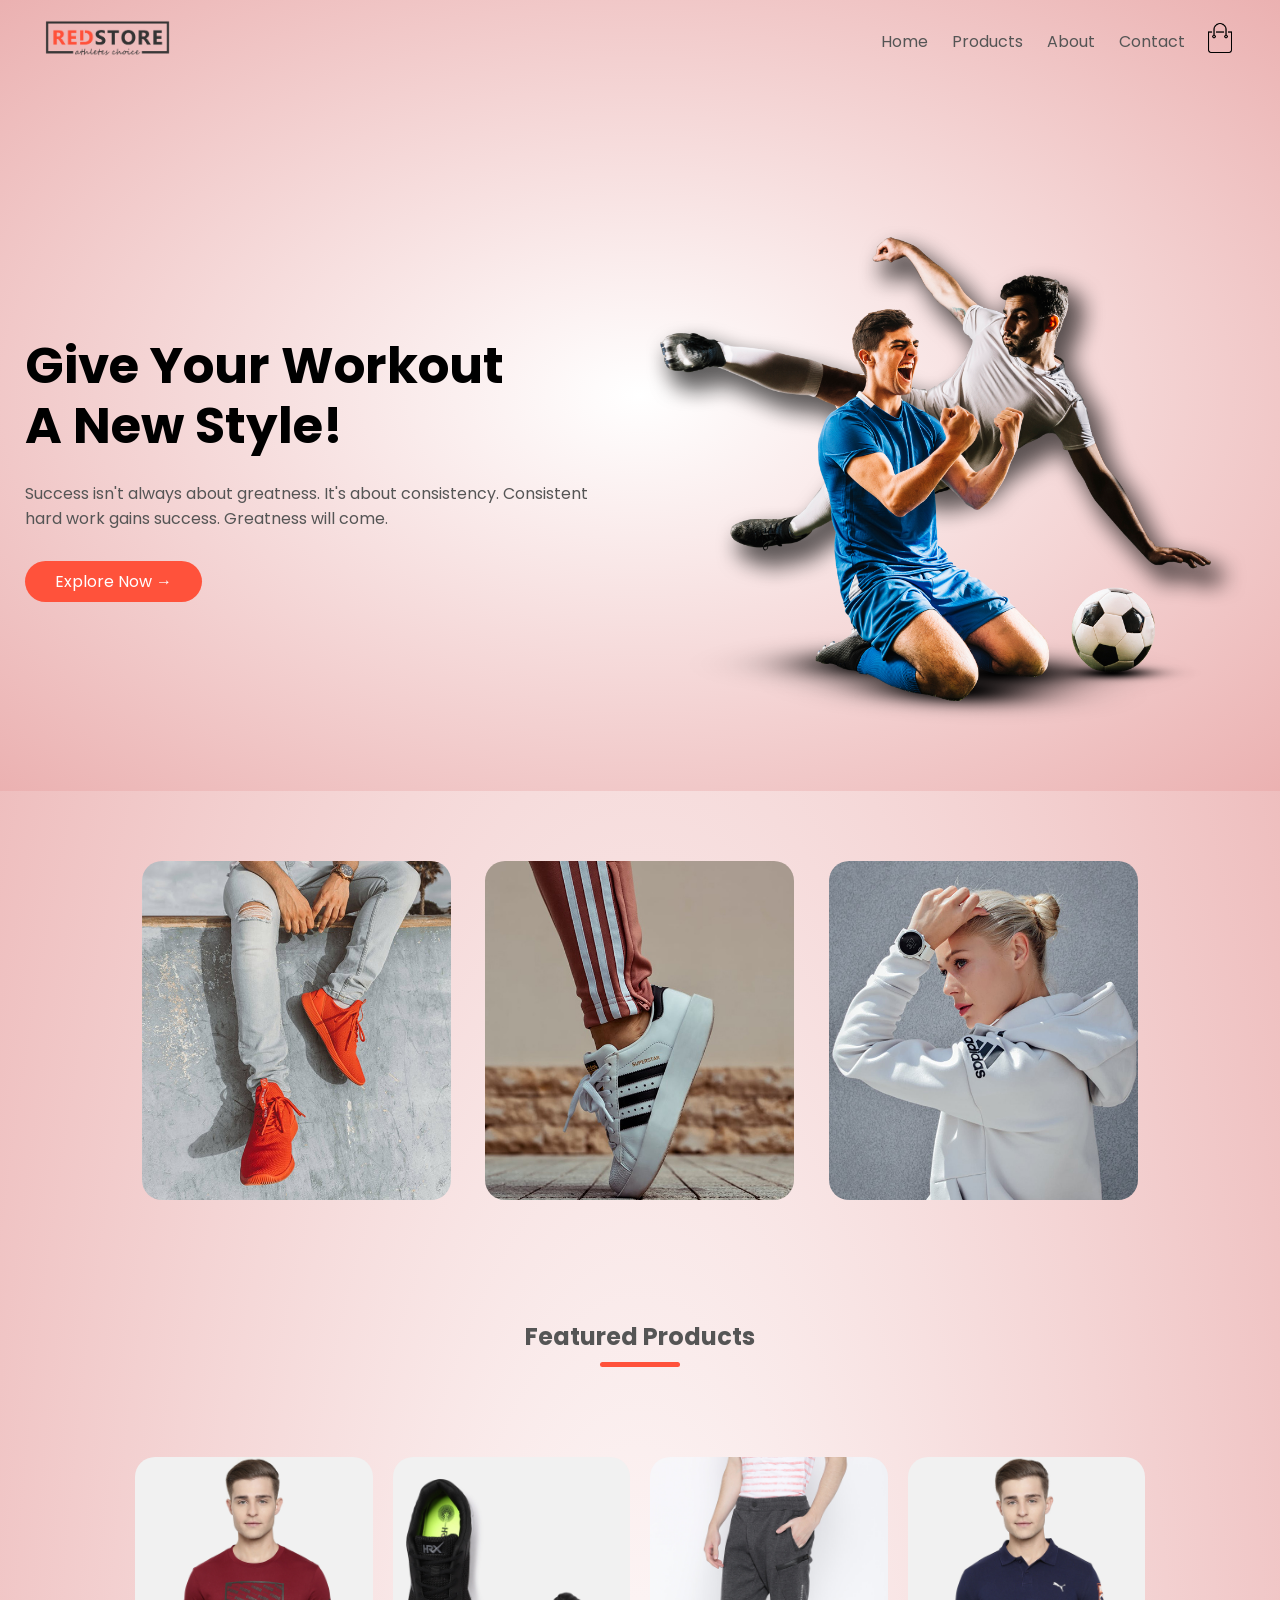
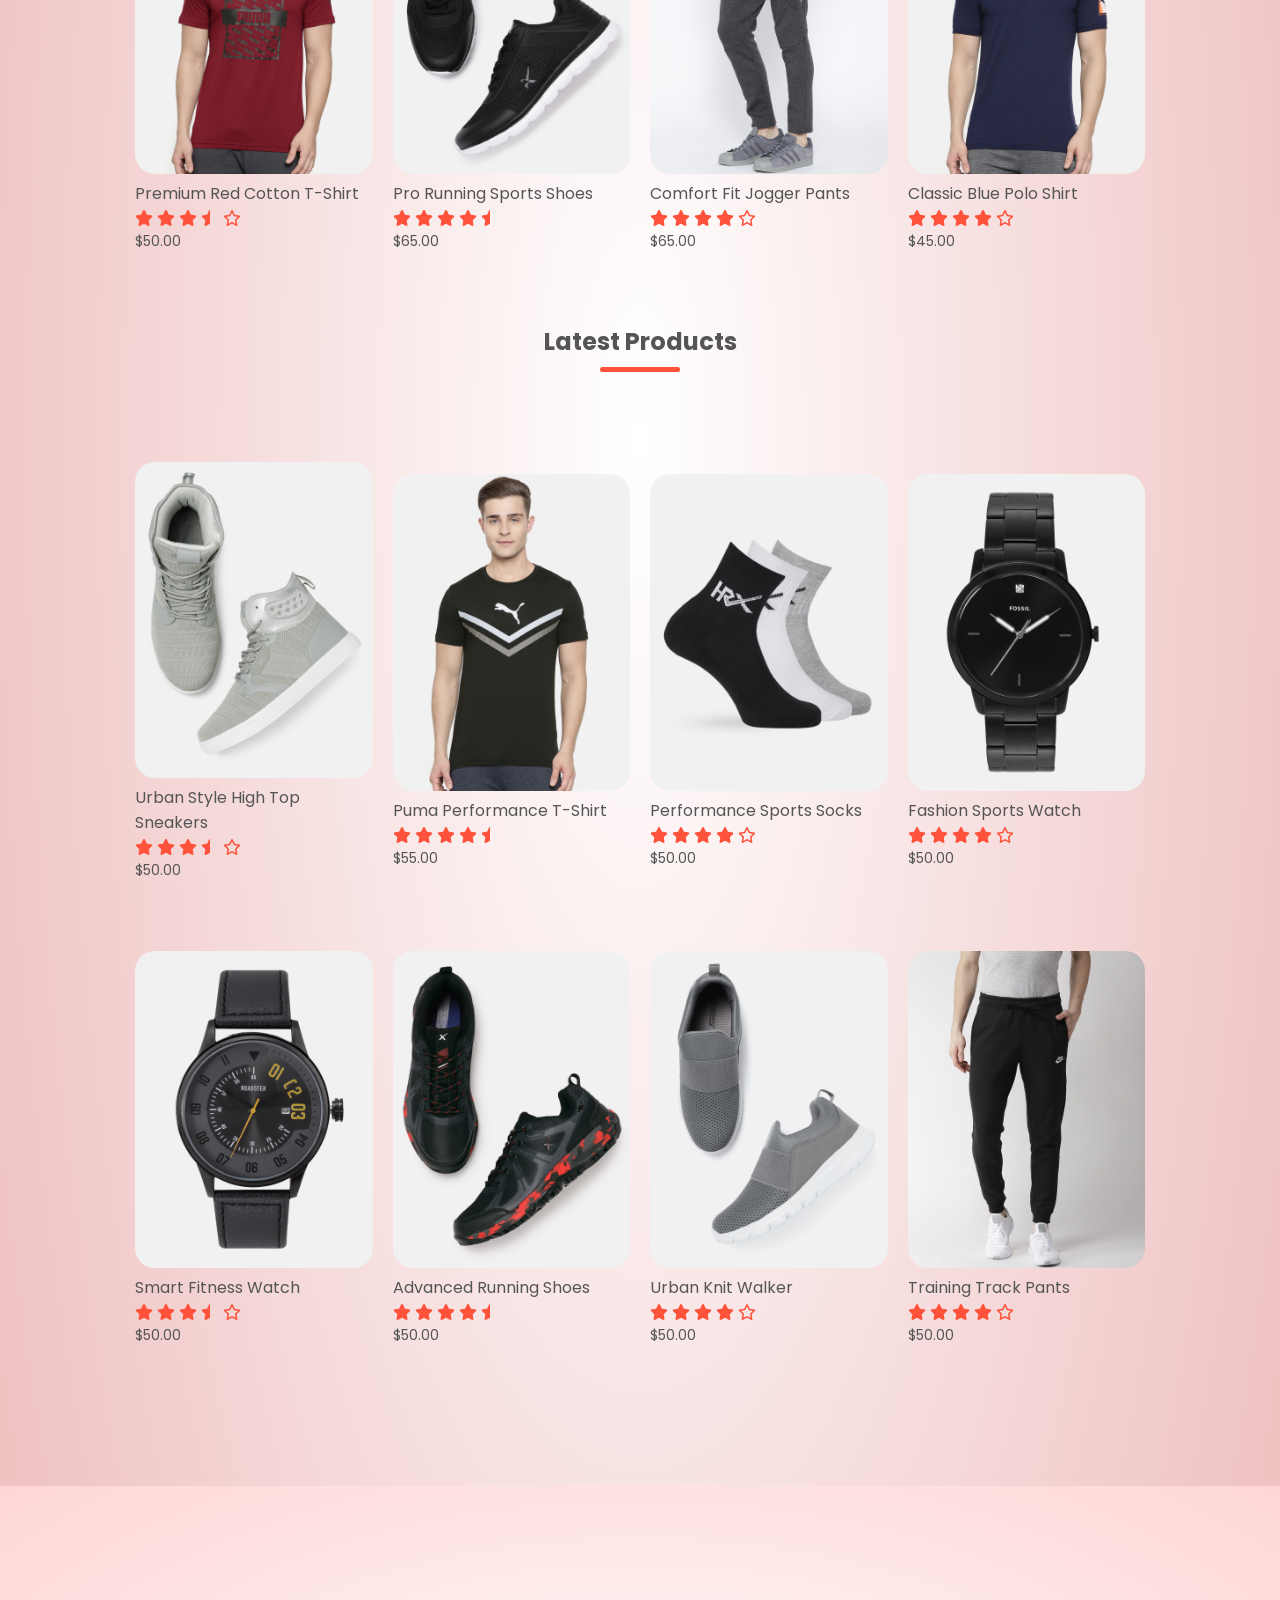
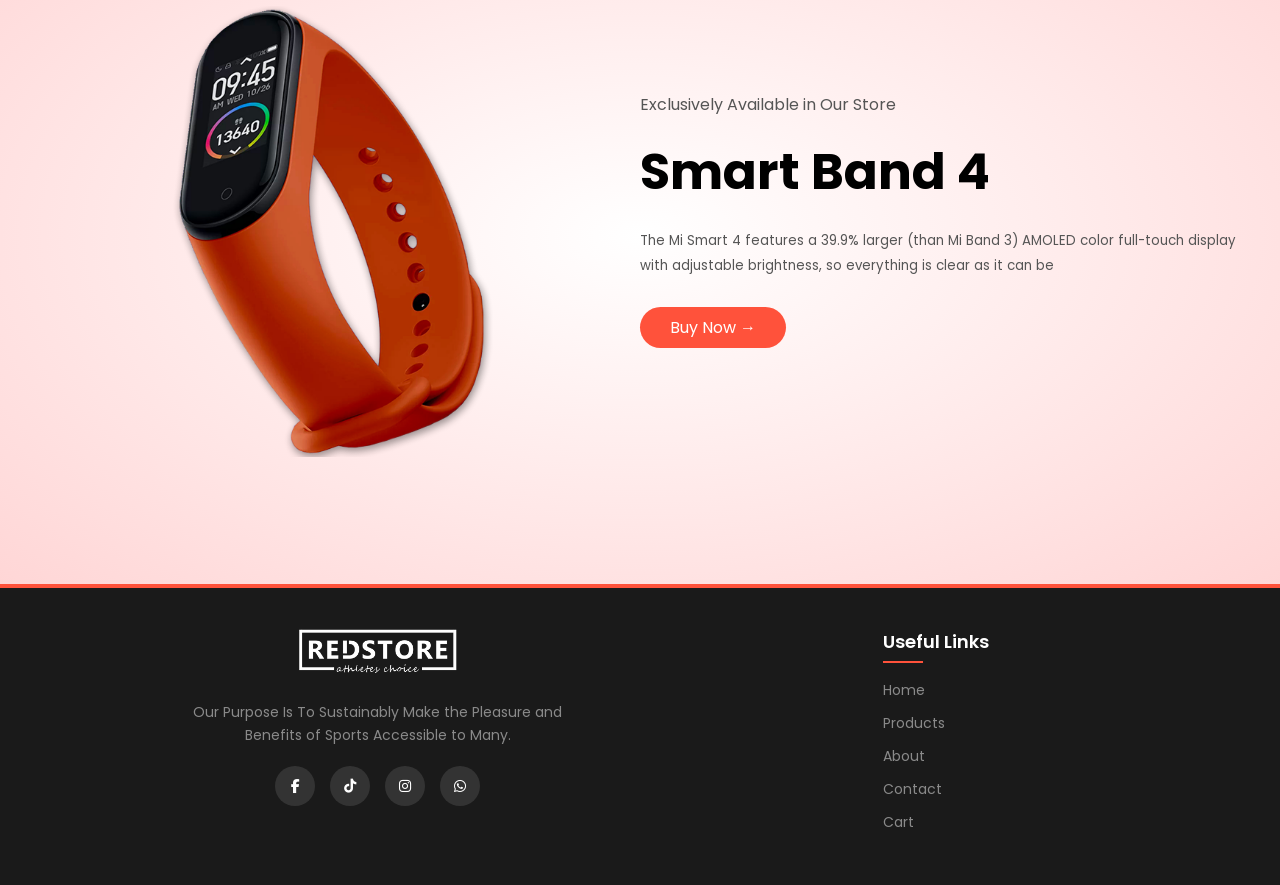
<file: index.html>
<!DOCTYPE html>
<html lang="en">

<head>
    <meta charset="UTF-8">
    <meta name="viewport" content="width=device-width, initial-scale=1.0">
    <title>ECOMMERCE WEBSITE</title>
    <link rel="stylesheet" href="style.css">
    <link rel="preconnect" href="https://fonts.googleapis.com">
    <link rel="preconnect" href="https://fonts.gstatic.com" crossorigin>
    <link
        href="https://fonts.googleapis.com/css2?family=Poppins:ital,wght@0,100;0,200;0,300;0,400;0,500;0,600;0,700;0,800;0,900;1,100;1,200;1,300;1,400;1,500;1,600;1,700;1,800;1,900&display=swap"
        rel="stylesheet">
    <link rel="stylesheet" href="https://cdnjs.cloudflare.com/ajax/libs/font-awesome/6.5.1/css/all.min.css">
</head>

<body>
    <div class="header">

        <div class="container">
            <div class="navbar">
                <div class="logo">
                   <a href="index.html"><img src="images/logo.png" width="125px"></a>
                </div>
                <nav>
                    <ul id="MenuItems">
                        <li><a href="index.html">Home</a></li>
                        <li><a href="product.html">Products</a></li>
                        <li><a href="about.html">About</a></li>
                        <li><a href="contact.html">Contact</a></li>
                        

                    </ul>
                </nav>
               <!-- Add the anchor tag in product.html: -->
               <a href="cart.html"><img src="images/cart.png" width="30px" height="30px"></a>
                  <img src="images/menu.png" class="menu-icon" onclick="menutoggle()">
            </div>
           
            <div class="row">
                <div class="col-2">
                    <h1>Give Your Workout <br> A New Style!</h1>
                    <p>Success isn't always about greatness. It's about consistency. Consistent <br> hard work gains
                        success. Greatness will come.</p>
                    <a href="product.html" class="btn">Explore Now &#8594;</a>
                </div>
                <div class="col-2">
                    <img src="images/image1.png">
                </div>
            </div>
        </div>
    </div>

    <div class="categories">
        <div class="small-container">
            <div class="row">
                <div class="col-3">
                    <img src="images/category-1.jpg">
                </div>
                <div class="col-3">
                    <img src="images/category-2.jpg">
                </div>
                <div class="col-3">
                    <img src="images/category-3.jpg">
                </div>
            </div>
        </div>
    </div>

    <div class="small-container">
        <h2 class="title">Featured Products</h2>
        <div class="row">
            <div class="col-4">
                <a href="product-details.html?product=1" class="product-link">
                    <img src="images/product-1.jpg">
                    <h4>Premium Red Cotton T-Shirt</h4>
                    <div class="rating">
                        <i class="fa-solid fa-star"></i>
                        <i class="fa-solid fa-star"></i>
                        <i class="fa-solid fa-star"></i>
                        <i class="fa-solid fa-star-half"></i>
                        <i class="fa-regular fa-star"></i>
                    </div>
                    <p>$50.00</p>
                </a>
            </div>

            <div class="col-4">
                <a href="product-details.html?product=2" class="product-link">
                    <img src="images/product-2.jpg">
                    <h4>Pro Running Sports Shoes</h4>
                    <div class="rating">
                        <i class="fa-solid fa-star"></i>
                        <i class="fa-solid fa-star"></i>
                        <i class="fa-solid fa-star"></i>
                        <i class="fa-solid fa-star"></i>
                        <i class="fa-solid fa-star-half"></i>
                    </div>
                    <p>$65.00</p>
                </a>
            </div>

            <div class="col-4">
                <a href="product-details.html?product=3" class="product-link">
                    <img src="images/product-3.jpg">
                    <h4>Comfort Fit Jogger Pants</h4>
                    <div class="rating">
                        <i class="fa-solid fa-star"></i>
                        <i class="fa-solid fa-star"></i>
                        <i class="fa-solid fa-star"></i>
                        <i class="fa-solid fa-star"></i>
                        <i class="fa-regular fa-star"></i>
                    </div>
                    <p>$65.00</p>
                </a>
            </div>

            <div class="col-4">
                <a href="product-details.html?product=4" class="product-link">
                    <img src="images/product-4.jpg">
                    <h4>Classic Blue Polo Shirt</h4>
                    <div class="rating">
                        <i class="fa-solid fa-star"></i>
                        <i class="fa-solid fa-star"></i>
                        <i class="fa-solid fa-star"></i>
                        <i class="fa-solid fa-star"></i>
                        <i class="fa-regular fa-star"></i>
                    </div>
                    <p>$45.00</p>
                </a>
            </div>
        </div>
        <h2 class="title">Latest Products</h2>
        <div class="row">
            <div class="col-4">
                <a href="product-details.html?product=5" class="product-link">
                    <img src="images/product-5.jpg">
                    <h4>Urban Style High Top Sneakers</h4>
                    <div class="rating">
                        <i class="fa-solid fa-star"></i>
                        <i class="fa-solid fa-star"></i>
                        <i class="fa-solid fa-star"></i>
                        <i class="fa-solid fa-star-half"></i>
                        <i class="fa-regular fa-star"></i>
                    </div>
                    <p>$50.00</p>
                </a>
            </div>

            <div class="col-4">
                <a href="product-details.html?product=6" class="product-link">
                    <img src="images/product-6.jpg">
                    <h4>Puma Performance T-Shirt</h4>
                    <div class="rating">
                        <i class="fa-solid fa-star"></i>
                        <i class="fa-solid fa-star"></i>
                        <i class="fa-solid fa-star"></i>
                        <i class="fa-solid fa-star"></i>
                        <i class="fa-solid fa-star-half"></i>
                    </div>
                    <p>$55.00</p>
                </a>
            </div>

            <div class="col-4">
                <a href="product-details.html?product=7" class="product-link">
                    <img src="images/product-7.jpg">
                    <h4>Performance Sports Socks</h4>
                    <div class="rating">
                        <i class="fa-solid fa-star"></i>
                        <i class="fa-solid fa-star"></i>
                        <i class="fa-solid fa-star"></i>
                        <i class="fa-solid fa-star"></i>
                        <i class="fa-regular fa-star"></i>
                    </div>
                    <p>$50.00</p>
                </a>
            </div>

            <div class="col-4">
                <a href="product-details.html?product=8" class="product-link">
                    <img src="images/product-8.jpg">
                    <h4>Fashion Sports Watch</h4>
                    <div class="rating">
                        <i class="fa-solid fa-star"></i>
                        <i class="fa-solid fa-star"></i>
                        <i class="fa-solid fa-star"></i>
                        <i class="fa-solid fa-star"></i>
                        <i class="fa-regular fa-star"></i>
                    </div>
                    <p>$50.00</p>
                </a>
            </div>
        </div>
        <div class="row">
            <div class="col-4">
                <a href="product-details.html?product=9" class="product-link">
                    <img src="images/product-9.jpg">
                    <h4>Smart Fitness Watch</h4>
                    <div class="rating">
                        <i class="fa-solid fa-star"></i>
                        <i class="fa-solid fa-star"></i>
                        <i class="fa-solid fa-star"></i>
                        <i class="fa-solid fa-star-half"></i>
                        <i class="fa-regular fa-star"></i>
                    </div>
                    <p>$50.00</p>
                </a>
            </div>

            <div class="col-4">
                <a href="product-details.html?product=10" class="product-link">
                    <img src="images/product-10.jpg">
                    <h4>Advanced Running Shoes</h4>
                    <div class="rating">
                        <i class="fa-solid fa-star"></i>
                        <i class="fa-solid fa-star"></i>
                        <i class="fa-solid fa-star"></i>
                        <i class="fa-solid fa-star"></i>
                        <i class="fa-solid fa-star-half"></i>
                    </div>
                    <p>$50.00</p>
                </a>
            </div>

            <div class="col-4">
                <a href="product-details.html?product=11" class="product-link">
                    <img src="images/product-11.jpg">
                    <h4>Urban Knit Walker</h4>
                    <div class="rating">
                        <i class="fa-solid fa-star"></i>
                        <i class="fa-solid fa-star"></i>
                        <i class="fa-solid fa-star"></i>
                        <i class="fa-solid fa-star"></i>
                        <i class="fa-regular fa-star"></i>
                    </div>
                    <p>$50.00</p>
                </a>
            </div>

            <div class="col-4">
                <a href="product-details.html?product=12" class="product-link">
                    <img src="images/product-12.jpg">
                    <h4>Training Track Pants</h4>
                    <div class="rating">
                        <i class="fa-solid fa-star"></i>
                        <i class="fa-solid fa-star"></i>
                        <i class="fa-solid fa-star"></i>
                        <i class="fa-solid fa-star"></i>
                        <i class="fa-regular fa-star"></i>
                    </div>
                    <p>$50.00</p>
                </a>
            </div>
        </div>
    </div>
    <div class="offer-fullwidth">
        <div class="offer-content">
            <div class="col-2">
                <img src="images/exclusive.png" class="offer-img">
            </div>
            <div class="col-2">
                <p>Exclusively Available in Our Store</p>
                <h1>Smart Band 4</h1>
                <small>The Mi Smart 4 features a 39.9% larger (than Mi Band 3) AMOLED color full-touch display with
                    adjustable brightness, so everything is clear as it can be</small>
                <br>
                <!-- In the offer section of index.html, update the Buy Now button -->
                    <a href="product-details.html?product=13" class="btn">Buy Now &#8594;</a>
            </div>
        </div>
    </div>

    <div class="footer">
    <div class="container">
        <div class="row">
            

            <div class="footer-col-2">
                <img src="images/logo-white.png" alt="Logo">
                <p>Our Purpose Is To Sustainably Make the Pleasure and Benefits of Sports Accessible to Many.</p>
                <div class="social-icons">
                    <a href="https://www.facebook.com/profile.php?id=61571380449874&mibextid=ZbWKwL"><i class="fab fa-facebook-f"></i></a>
                    <a href="https://www.tiktok.com/@danieid4?_t=ZS-90a4BczKc9H&_r=1"><i class="fab fa-tiktok"></i></a>
                    <a href="https://www.instagram.com/danielidowu18?igsh=dXYzcHU3Y281dXls"><i class="fab fa-instagram"></i></a>
                    <a href="https://wa.me/2347011755321?text=yourmessage"><i class="fab fa-whatsapp"></i></a>
                </div>
            </div>
            
            <div class="footer-col-4">
                <h3>Useful Links</h3>
                <ul>
                    <li><a href="index.html">Home</a></li>
                    <li><a href="product.html">Products</a></li>
                    <li><a href="about.html">About</a></li>
                    <li><a href="contact.html">Contact</a></li>
                    <li><a href="cart.html">Cart</a></li>
                </ul>
            </div>
        </div>
        
    </div>
</div>
</body>
<script src="main.js"></script>
</html>
</file>
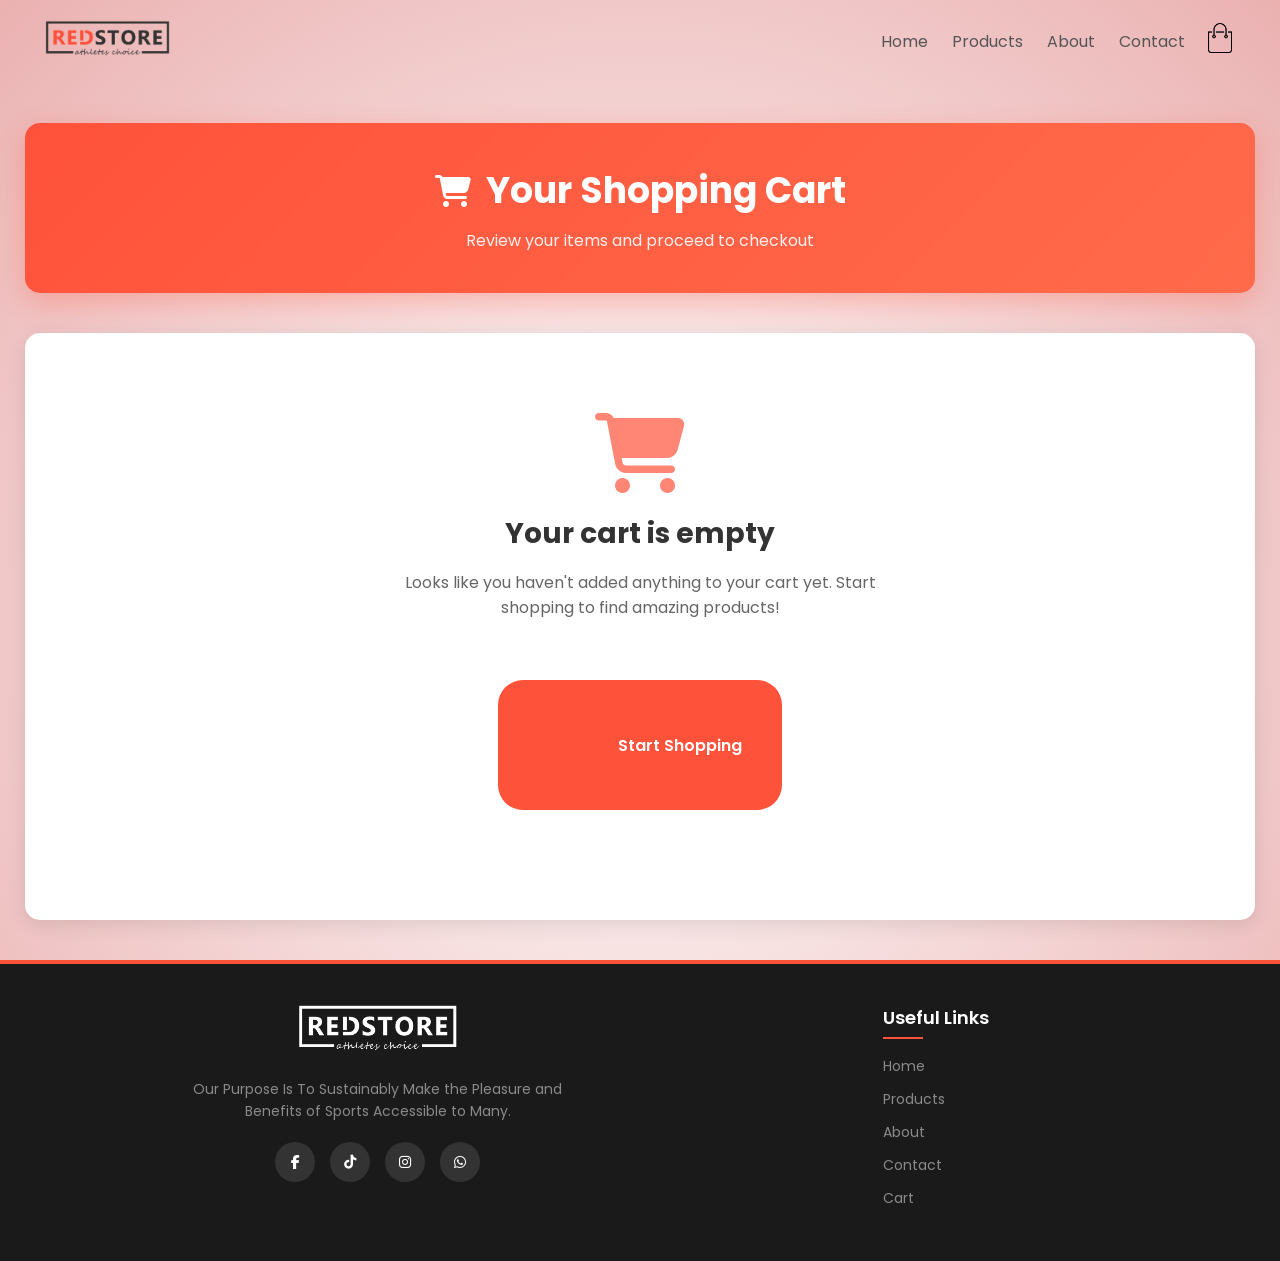
<file: cart.html>
<!DOCTYPE html>
<html lang="en">
<head>
    <meta charset="UTF-8">
    <meta name="viewport" content="width=device-width, initial-scale=1.0">
    <title>Your Cart - RedStore</title>
    <link rel="stylesheet" href="style.css">
    <link rel="preconnect" href="https://fonts.googleapis.com">
    <link rel="preconnect" href="https://fonts.gstatic.com" crossorigin>
    <link href="https://fonts.googleapis.com/css2?family=Poppins:wght@300;400;500;600;700&display=swap" rel="stylesheet">
    <link rel="stylesheet" href="https://cdnjs.cloudflare.com/ajax/libs/font-awesome/6.5.1/css/all.min.css">
</head>
<body>
    <div class="container">
        <div class="navbar">
            <div class="logo">
                <a href="index.html"><img src="images/logo.png" width="125px"></a>
            </div>
            <nav>
                <ul id="MenuItems">
                    <li><a href="index.html">Home</a></li>
                    <li><a href="product.html">Products</a></li>
                    <li><a href="about.html">About</a></li>
                    <li><a href="contact.html">Contact</a></li>
                </ul>
            </nav>
            <a href="cart.html" class="cart-icon">
                <img src="images/cart.png" width="30px" height="30px">
                <span class="cart-count" id="cart-count">0</span>
            </a>
            <img src="images/menu.png" class="menu-icon" onclick="menutoggle()">
        </div>
    </div>

    <div class="cart-container">
        <div class="cart-header">
            <h1><i class="fas fa-shopping-cart"></i> Your Shopping Cart</h1>
            <p>Review your items and proceed to checkout</p>
        </div>

        <div id="empty-cart-message" class="empty-cart">
            <i class="fas fa-shopping-cart"></i>
            <h3>Your cart is empty</h3>
            <p>Looks like you haven't added anything to your cart yet. Start shopping to find amazing products!</p>
            <a href="product.html" class="btn"><i class="fas fa-shopping-bag"></i> Start Shopping</a>
        </div>

        <div class="cart-layout" id="cart-content" style="display: none;">
            <div class="cart-items-container">
                <div class="cart-items-header">
                    <h2><i class="fas fa-box"></i> Cart Items (<span id="item-count">0</span>)</h2>
                    <button id="clear-cart-btn" class="clear-cart-btn">
                        <i class="fas fa-trash"></i> Clear Cart
                    </button>
                </div>
                
                <div class="cart-items" id="cart-items">
                    <!-- Cart items will be dynamically inserted here -->
                </div>
            </div>

            <div class="order-summary">
                <div class="summary-card">
                    <h3><i class="fas fa-receipt"></i> Order Summary</h3>
                    
                    <div class="summary-row">
                        <span>Subtotal</span>
                        <span id="cart-subtotal">$0.00</span>
                    </div>
                    
                    <div class="summary-row shipping">
                        <span>Shipping</span>
                        <span id="shipping-cost">$10.00</span>
                    </div>
                    
                    <div class="summary-row tax">
                        <span>Tax (10%)</span>
                        <span id="tax-amount">$0.00</span>
                    </div>
                    
                    <div class="savings-badge" style="display: none;">
                        Add $100 more for FREE shipping!
                    </div>
                    
                    <div class="summary-divider"></div>
                    
                    <div class="summary-row total">
                        <span>Total</span>
                        <span id="cart-total">$0.00</span>
                    </div>
                    
                    <button class="checkout-btn">
                        <i class="fas fa-lock"></i> Proceed to Checkout
                    </button>
                    
                    <div class="continue-shopping">
                        <a href="product.html">
                            <i class="fas fa-arrow-left"></i> Continue Shopping
                        </a>
                    </div>
                </div>
                
                <div class="promo-section">
                    <h4>Have a promo code?</h4>
                    <div class="promo-input">
                        <input type="text" placeholder="Enter promo code">
                        <button class="apply-promo-btn">Apply</button>
                    </div>
                    <div class="promo-suggestions">
                        <span class="promo-tag">WELCOME10</span>
                        <span class="promo-tag">SAVE20</span>
                        <span class="promo-tag">FREESHIP</span>
                    </div>
                </div>
                
                <div class="security-badge">
                    <i class="fas fa-shield-alt"></i>
                    <div>
                        <strong>Secure & Safe Checkout</strong><br>
                        30-day return policy • Free shipping over $100 • SSL encrypted
                    </div>
                </div>
            </div>
        </div>
    </div>

    <div class="footer">
        <div class="container">
            <div class="row">
                <div class="footer-col-2">
                    <img src="images/logo-white.png" alt="Logo">
                    <p>Our Purpose Is To Sustainably Make the Pleasure and Benefits of Sports Accessible to Many.</p>
                    <div class="social-icons">
                        <a href="https://www.facebook.com/profile.php?id=61571380449874&mibextid=ZbWKwL"><i class="fab fa-facebook-f"></i></a>
                        <a href="https://www.tiktok.com/@danieid4?_t=ZS-90a4BczKc9H&_r=1"><i class="fab fa-tiktok"></i></a>
                        <a href="https://www.instagram.com/danielidowu18?igsh=dXYzcHU3Y281dXls"><i class="fab fa-instagram"></i></a>
                        <a href="https://wa.me/2347011755321?text=yourmessage"><i class="fab fa-whatsapp"></i></a>
                    </div>
                </div>
                
                <div class="footer-col-4">
                    <h3>Useful Links</h3>
                    <ul>
                        <li><a href="index.html">Home</a></li>
                        <li><a href="product.html">Products</a></li>
                        <li><a href="about.html">About</a></li>
                        <li><a href="contact.html">Contact</a></li>
                        <li><a href="cart.html">Cart</a></li>
                    </ul>
                </div>
            </div>
        </div>
    </div>

    <script src="cart.js"></script>
    <script src="main.js"></script>
</body>
</html>
</file>
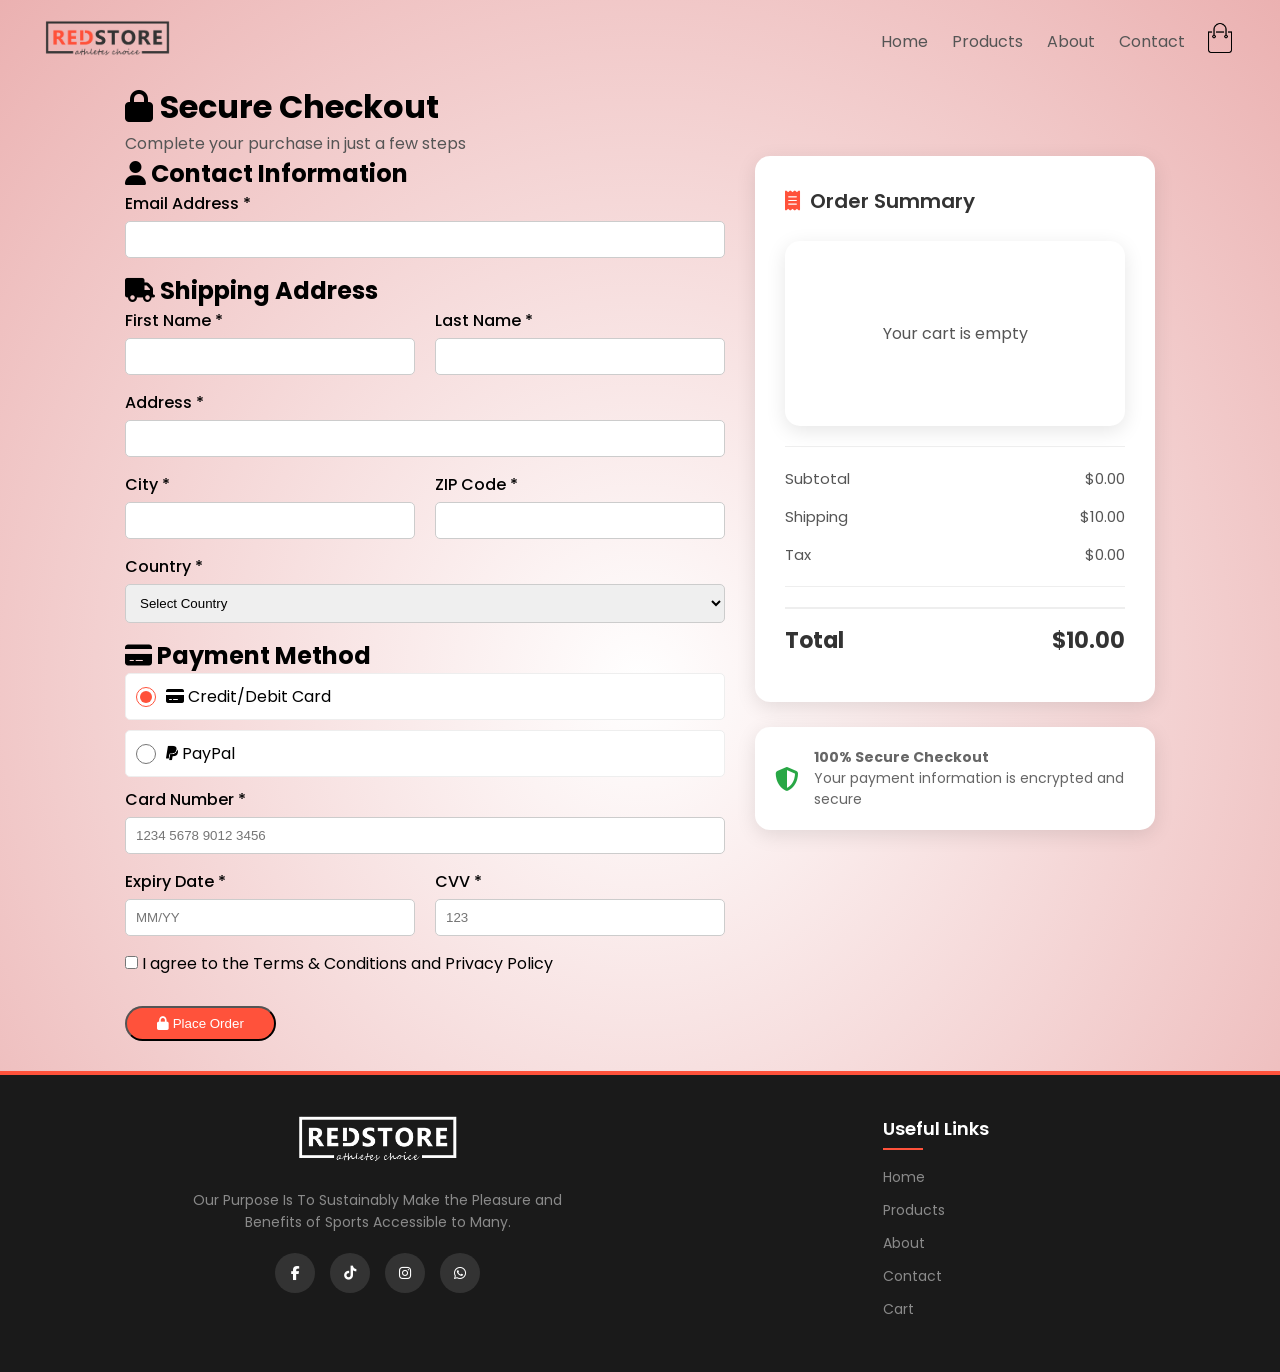
<file: checkout.html>
<!DOCTYPE html>
<html lang="en">
<head>
    <meta charset="UTF-8">
    <meta name="viewport" content="width=device-width, initial-scale=1.0">
    <title>Checkout - RedStore</title>
    <link rel="stylesheet" href="style.css">
    <link rel="preconnect" href="https://fonts.googleapis.com">
    <link rel="preconnect" href="https://fonts.gstatic.com" crossorigin>
    <link href="https://fonts.googleapis.com/css2?family=Poppins:wght@300;400;500;600;700&display=swap" rel="stylesheet">
    <link rel="stylesheet" href="https://cdnjs.cloudflare.com/ajax/libs/font-awesome/6.5.1/css/all.min.css">
</head>
<body>
    <div class="container">
        <div class="navbar">
            <div class="logo">
                <a href="index.html"><img src="images/logo.png" width="125px"></a>
            </div>
            <nav>
                <ul id="MenuItems">
                    <li><a href="index.html">Home</a></li>
                    <li><a href="product.html">Products</a></li>
                    <li><a href="about.html">About</a></li>
                    <li><a href="contact.html">Contact</a></li>
                </ul>
            </nav>
            <a href="cart.html" class="cart-icon">
                <img src="images/cart.png" width="30px" height="30px">
                <span class="cart-count" id="cart-count">0</span>
            </a>
            <img src="images/menu.png" class="menu-icon" onclick="menutoggle()">
        </div>
    </div>

    <div class="small-container">
        <div class="checkout-header">
            <h1><i class="fas fa-lock"></i> Secure Checkout</h1>
            <p>Complete your purchase in just a few steps</p>
        </div>

        <div class="checkout-layout">
            <div class="checkout-form">
                <h2><i class="fas fa-user"></i> Contact Information</h2>
                <div class="form-group">
                    <label for="email">Email Address *</label>
                    <input type="email" id="email" required>
                </div>

                <h2><i class="fas fa-truck"></i> Shipping Address</h2>
                <div class="form-row">
                    <div class="form-group">
                        <label for="firstName">First Name *</label>
                        <input type="text" id="firstName" required>
                    </div>
                    <div class="form-group">
                        <label for="lastName">Last Name *</label>
                        <input type="text" id="lastName" required>
                    </div>
                </div>
                
                <div class="form-group">
                    <label for="address">Address *</label>
                    <input type="text" id="address" required>
                </div>
                
                <div class="form-row">
                    <div class="form-group">
                        <label for="city">City *</label>
                        <input type="text" id="city" required>
                    </div>
                    <div class="form-group">
                        <label for="zip">ZIP Code *</label>
                        <input type="text" id="zip" required>
                    </div>
                </div>
                
                <div class="form-group">
                    <label for="country">Country *</label>
                    <select id="country" required>
                        <option value="">Select Country</option>
                        <option value="US">United States</option>
                        <option value="NG">Nigeria</option>
                        <option value="UK">United Kingdom</option>
                        <option value="CA">Canada</option>
                    </select>
                </div>

                <h2><i class="fas fa-credit-card"></i> Payment Method</h2>
                <div class="payment-methods">
                    <div class="payment-option">
                        <input type="radio" id="card" name="payment" checked>
                        <label for="card">
                            <i class="fas fa-credit-card"></i> Credit/Debit Card
                        </label>
                    </div>
                    <div class="payment-option">
                        <input type="radio" id="paypal" name="payment">
                        <label for="paypal">
                            <i class="fab fa-paypal"></i> PayPal
                        </label>
                    </div>
                </div>

                <div id="card-details">
                    <div class="form-group">
                        <label for="cardNumber">Card Number *</label>
                        <input type="text" id="cardNumber" placeholder="1234 5678 9012 3456" maxlength="19">
                    </div>
                    
                    <div class="form-row">
                        <div class="form-group">
                            <label for="expiry">Expiry Date *</label>
                            <input type="text" id="expiry" placeholder="MM/YY">
                        </div>
                        <div class="form-group">
                            <label for="cvv">CVV *</label>
                            <input type="text" id="cvv" placeholder="123" maxlength="3">
                        </div>
                    </div>
                </div>

                <div class="terms">
                    <input type="checkbox" id="terms" required>
                    <label for="terms">I agree to the Terms & Conditions and Privacy Policy</label>
                </div>

                <button class="btn place-order-btn">
                    <i class="fas fa-lock"></i> Place Order
                </button>
            </div>

            <div class="order-summary">
                <div class="summary-card">
                    <h3><i class="fas fa-receipt"></i> Order Summary</h3>
                    <div id="checkout-items">
                        <!-- Cart items will be loaded here -->
                    </div>
                    
                    <div class="summary-divider"></div>
                    
                    <div class="summary-row">
                        <span>Subtotal</span>
                        <span id="summary-subtotal">$0.00</span>
                    </div>
                    
                    <div class="summary-row">
                        <span>Shipping</span>
                        <span id="summary-shipping">$10.00</span>
                    </div>
                    
                    <div class="summary-row">
                        <span>Tax</span>
                        <span id="summary-tax">$0.00</span>
                    </div>
                    
                    <div class="summary-divider"></div>
                    
                    <div class="summary-row total">
                        <span>Total</span>
                        <span id="summary-total">$0.00</span>
                    </div>
                </div>
                
                <div class="security-badge">
                    <i class="fas fa-shield-alt"></i>
                    <div>
                        <strong>100% Secure Checkout</strong><br>
                        Your payment information is encrypted and secure
                    </div>
                </div>
            </div>
        </div>
    </div>

    <div class="footer">
        <div class="container">
            <div class="row">
                <div class="footer-col-2">
                    <img src="images/logo-white.png" alt="Logo">
                    <p>Our Purpose Is To Sustainably Make the Pleasure and Benefits of Sports Accessible to Many.</p>
                    <div class="social-icons">
                        <a href="#"><i class="fab fa-facebook-f"></i></a>
                        <a href="#"><i class="fab fa-tiktok"></i></a>
                        <a href="#"><i class="fab fa-instagram"></i></a>
                        <a href="#"><i class="fab fa-whatsapp"></i></a>
                    </div>
                </div>
                
                <div class="footer-col-4">
                    <h3>Useful Links</h3>
                    <ul>
                        <li><a href="index.html">Home</a></li>
                        <li><a href="product.html">Products</a></li>
                        <li><a href="about.html">About</a></li>
                        <li><a href="contact.html">Contact</a></li>
                        <li><a href="cart.html">Cart</a></li>
                    </ul>
                </div>
            </div>
        </div>
    </div>

    <script src="checkout.js"></script>
    <script src="main.js"></script>
</body>
</html>
</file>
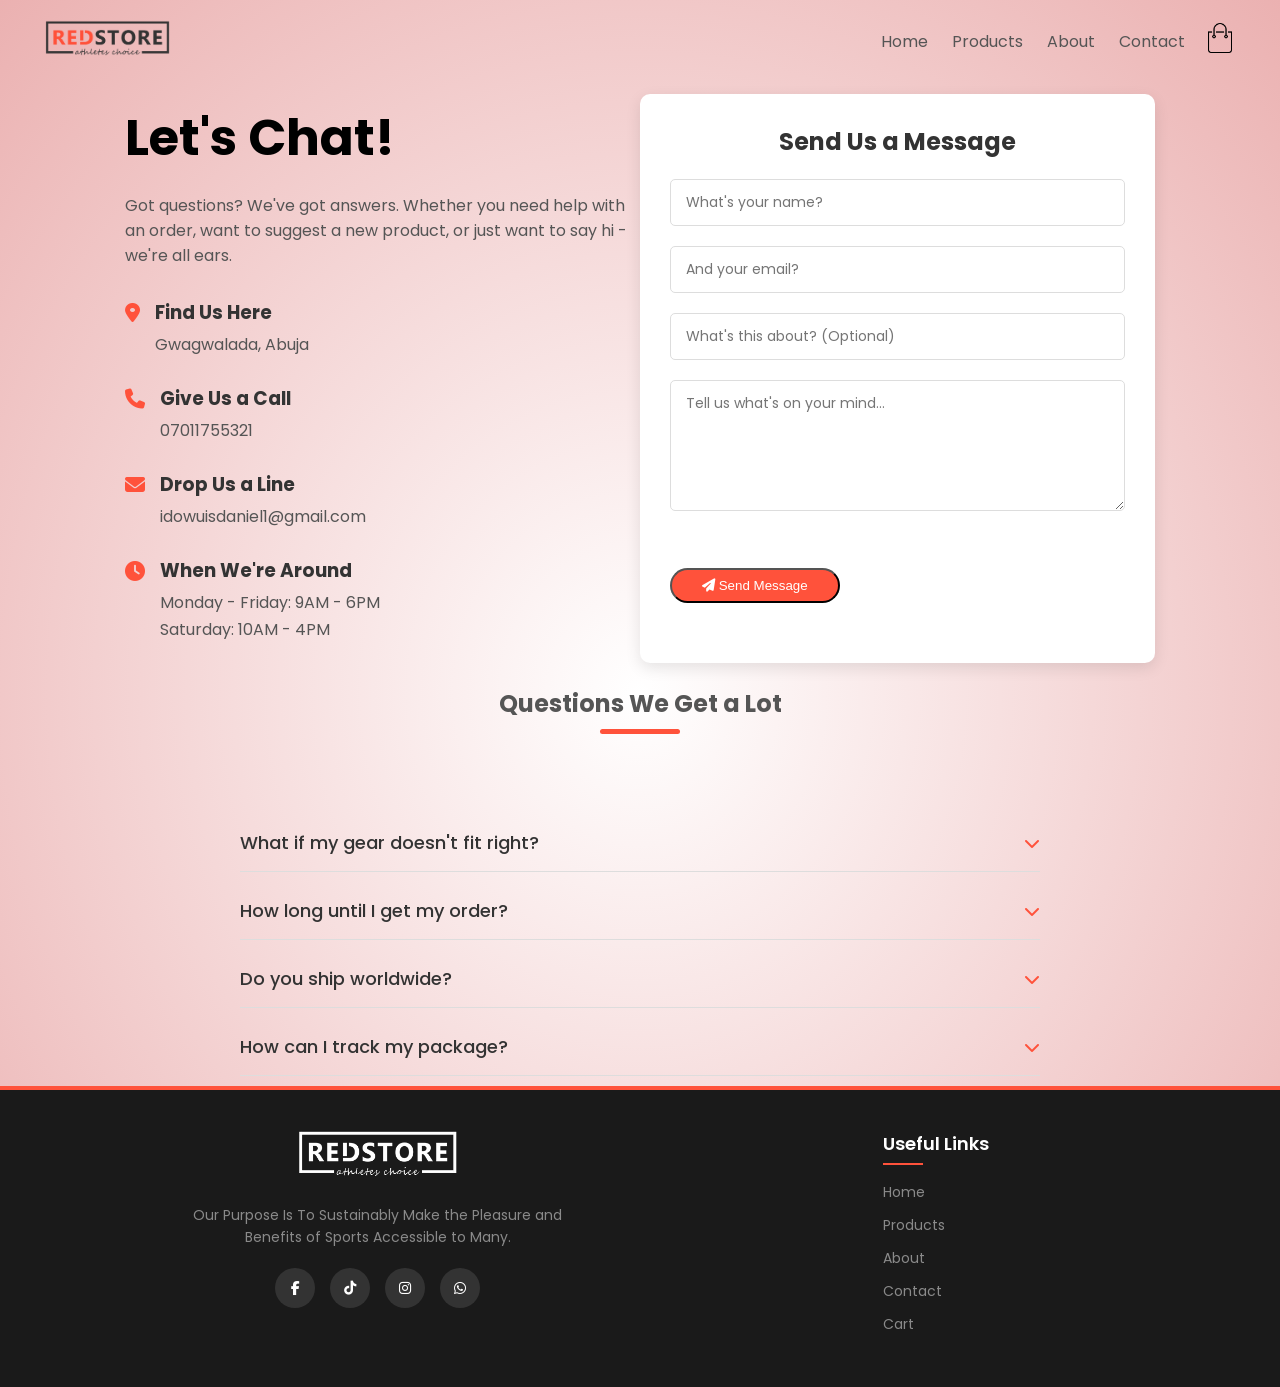
<file: contact.html>
<!DOCTYPE html>
<html lang="en">

<head>
    <meta charset="UTF-8">
    <meta name="viewport" content="width=device-width, initial-scale=1.0">
    <title>Contact Us - RedStore</title>
    <link rel="stylesheet" href="style.css">
    <link rel="preconnect" href="https://fonts.googleapis.com">
    <link rel="preconnect" href="https://fonts.gstatic.com" crossorigin>
    <link
        href="https://fonts.googleapis.com/css2?family=Poppins:ital,wght@0,100;0,200;0,300;0,400;0,500;0,600;0,700;0,800;0,900;1,100;1,200;1,300;1,400;1,500;1,600;1,700;1,800;1,900&display=swap"
        rel="stylesheet">
    <link rel="stylesheet" href="https://cdnjs.cloudflare.com/ajax/libs/font-awesome/6.5.1/css/all.min.css">
    <style>
        .form-notice {
            display: none;
            padding: 15px;
            margin: 15px 0;
            border-radius: 5px;
            font-weight: 500;
        }
        .form-notice.success {
            background-color: #d4edda;
            color: #155724;
            border: 1px solid #c3e6cb;
        }
        .form-notice.error {
            background-color: #f8d7da;
            color: #721c24;
            border: 1px solid #f5c6cb;
        }
        
        /* FAQ Styles - Add these if not in style.css */
        .faq-container {
            max-width: 800px;
            margin: 0 auto;
        }
        
        .faq-item {
            border-bottom: 1px solid #ddd;
            margin-bottom: 10px;
            transition: all 0.3s ease;
            -webkit-tap-highlight-color: transparent;
        }
        
        .faq-question {
            display: flex;
            justify-content: space-between;
            align-items: center;
            padding: 15px 0;
            cursor: pointer;
            transition: all 0.3s ease;
            user-select: none;
        }
        
        .faq-question h3 {
            margin: 0;
            font-size: 18px;
            color: #333;
            font-weight: 500;
            pointer-events: none;
        }
        
        .faq-question i {
            color: #ff523b;
            transition: transform 0.3s ease;
            pointer-events: none;
        }
        
        .faq-answer {
            padding: 0 0 15px;
            max-height: 0;
            overflow: hidden;
            transition: max-height 0.3s ease, padding 0.3s ease;
        }
        
        .faq-answer p {
            color: #555;
            line-height: 1.6;
            margin: 0;
        }
        
        .faq-item.active .faq-answer {
            max-height: 500px;
            padding: 0 0 15px;
        }
        
        .faq-item.active .faq-question i {
            transform: rotate(180deg);
        }
        
        .faq-item:hover {
            background-color: #f9f9f9;
            border-radius: 5px;
            padding: 0 10px;
        }
        
        .faq-item:hover .faq-question h3 {
            color: #ff523b;
        }
        
        /* Mobile-specific FAQ styles */
        @media (max-width: 800px) {
            .faq-question {
                padding: 15px;
                min-height: 60px;
            }
            
            .faq-answer {
                padding: 0 15px 15px !important;
            }
            
            .faq-item.active .faq-answer {
                max-height: 800px !important;
            }
            
            .faq-item:active {
                background-color: rgba(255, 82, 59, 0.1);
            }
            
            .faq-question h3 {
                font-size: 16px;
            }
        }
    </style>
</head>

<body>
    <div class="container">
        <div class="navbar">
            <div class="logo">
                <a href="index.html"><img src="images/logo.png" width="125px"></a>
            </div>
            <nav>
                <ul id="MenuItems">
                    <li><a href="index.html">Home</a></li>
                    <li><a href="product.html">Products</a></li>
                    <li><a href="about.html">About</a></li>
                    <li><a href="contact.html">Contact</a></li>
                </ul>
            </nav>
            <a href="cart.html"><img src="images/cart.png" width="30px" height="30px"></a>
            <img src="images/menu.png" class="menu-icon" onclick="menutoggle()">
        </div>
    </div>

    <div class="small-container">
        <div class="row">
            <div class="col-2">
                <h1>Let's Chat!</h1>
                <p>Got questions? We've got answers. Whether you need help with an order, want to suggest a new product, or just want to say hi - we're all ears.</p>
                
                <div class="contact-info">
                    <div class="contact-item">
                        <i class="fas fa-map-marker-alt" style="color: #ff523b;"></i>
                        <div>
                            <h3>Find Us Here</h3>
                            <p>Gwagwalada, Abuja</p>
                        </div>
                    </div>
                    
                    <div class="contact-item">
                        <i class="fas fa-phone" style="color: #ff523b;"></i>
                        <div>
                            <h3>Give Us a Call</h3>
                            <p>07011755321</p>
                        </div>
                    </div>
                    
                    <div class="contact-item">
                        <i class="fas fa-envelope" style="color: #ff523b;"></i>
                        <div>
                            <h3>Drop Us a Line</h3>
                            <p>idowuisdaniel1@gmail.com</p>
                        </div>
                    </div>
                    
                    <div class="contact-item">
                        <i class="fas fa-clock" style="color: #ff523b;"></i>
                        <div>
                            <h3>When We're Around</h3>
                            <p>Monday - Friday: 9AM - 6PM</p>
                            <p>Saturday: 10AM - 4PM</p>
                        </div>
                    </div>
                </div>
            </div>
          
            <div class="col-2">
                <!-- Success/Error Message Display -->
                <div id="form-message" class="form-notice" style="display: none;"></div>
                
                <form class="contact-form" id="contactForm">
                    <!-- Web3Forms Configuration -->
                    <input type="hidden" name="access_key" value="b403125a-6b32-47b4-9028-3954d4ebc00f">
                    <input type="hidden" name="subject" value="New Message from RedStore Website">
                    <input type="hidden" name="from_name" value="RedStore Contact Form">
                    
                    <!-- Honeypot for spam protection -->
                    <input type="checkbox" name="botcheck" style="display: none;">
                    
                    <!-- Simple redirect to show success message on same page -->
                    <input type="hidden" name="redirect" value="https://web3forms.com/success">
                    
                    <h2>Send Us a Message</h2>
                    
                    <div class="input-group">
                        <input type="text" name="name" placeholder="What's your name?" required>
                    </div>
                    <div class="input-group">
                        <input type="email" name="email" placeholder="And your email?" required>
                    </div>
                    <div class="input-group">
                        <input type="text" name="subject_custom" placeholder="What's this about? (Optional)">
                    </div>
                    <div class="input-group">
                        <textarea name="message" placeholder="Tell us what's on your mind..." rows="5" required></textarea>
                    </div>
                    
                    <button type="submit" class="btn" id="submitBtn">
                        <i class="fas fa-paper-plane"></i> Send Message
                    </button>
                </form>
            </div>
        </div>
    </div>

    <div class="small-container">
        <h2 class="title">Questions We Get a Lot</h2>
        <div class="faq-container">
            <div class="faq-item">
                <div class="faq-question">
                    <h3>What if my gear doesn't fit right?</h3>
                    <i class="fas fa-chevron-down"></i>
                </div>
                <div class="faq-answer">
                    <p>No worries! We've got a 30-day return policy. If it doesn't fit or you just don't love it, send it back. We only ask that items are unworn with tags still on.</p>
                </div>
            </div>
            
            <div class="faq-item">
                <div class="faq-question">
                    <h3>How long until I get my order?</h3>
                    <i class="fas fa-chevron-down"></i>
                </div>
                <div class="faq-answer">
                    <p>Usually 3-5 days for standard shipping. Need it faster? We offer express shipping that gets there in 1-2 days. International orders take a bit longer - around 7-14 days.</p>
                </div>
            </div>
            
            <div class="faq-item">
                <div class="faq-question">
                    <h3>Do you ship worldwide?</h3>
                    <i class="fas fa-chevron-down"></i>
                </div>
                <div class="faq-answer">
                    <p>Yep! We ship to over 50 countries. Shipping costs and times vary by location, but you'll see all the details when you check out.</p>
                </div>
            </div>
            
            <div class="faq-item">
                <div class="faq-question">
                    <h3>How can I track my package?</h3>
                    <i class="fas fa-chevron-down"></i>
                </div>
                <div class="faq-answer">
                    <p>We'll email you a tracking number as soon as your order ships. You can also log into your account on our site to see where your gear is at.</p>
                </div>
            </div>
        </div>
    </div>

    <div class="footer">
        <div class="container">
            <div class="row">
                <div class="footer-col-2">
                    <img src="images/logo-white.png" alt="Logo">
                    <p>Our Purpose Is To Sustainably Make the Pleasure and Benefits of Sports Accessible to Many.</p>
                    <div class="social-icons">
                        <a href="https://www.facebook.com/profile.php?id=61571380449874&mibextid=ZbWKwL"><i class="fab fa-facebook-f"></i></a>
                        <a href="https://www.tiktok.com/@danieid4?_t=ZS-90a4BczKc9H&_r=1"><i class="fab fa-tiktok"></i></a>
                        <a href="https://www.instagram.com/danielidowu18?igsh=dXYzcHU3Y281dXls"><i class="fab fa-instagram"></i></a>
                        <a href="https://wa.me/2347011755321?text=yourmessage"><i class="fab fa-whatsapp"></i></a>
                    </div>
                </div>
                
                <div class="footer-col-4">
                    <h3>Useful Links</h3>
                    <ul>
                        <li><a href="index.html">Home</a></li>
                        <li><a href="product.html">Products</a></li>
                        <li><a href="about.html">About</a></li>
                        <li><a href="contact.html">Contact</a></li>
                        <li><a href="cart.html">Cart</a></li>
                    </ul>
                </div>
            </div>
        </div>
    </div>

    <!-- Contact Form & FAQ JavaScript -->
    <script>
        document.addEventListener('DOMContentLoaded', function() {
            // Initialize FAQ functionality - FIXED VERSION FOR MOBILE
            initFAQ();
            
            // Initialize contact form
            initContactForm();
            
            // Function to initialize FAQ - FIXED FOR MOBILE
            function initFAQ() {
                const faqItems = document.querySelectorAll('.faq-item');
                
                if (faqItems.length > 0) {
                    faqItems.forEach(item => {
                        const question = item.querySelector('.faq-question');
                        
                        // Click event for desktop and mobile
                        question.addEventListener('click', function(e) {
                            e.stopPropagation();
                            
                            // Check if this item is already active
                            const isActive = item.classList.contains('active');
                            
                            // Close all other FAQ items
                            faqItems.forEach(otherItem => {
                                if (otherItem !== item) {
                                    otherItem.classList.remove('active');
                                }
                            });
                            
                            // Toggle current FAQ item
                            item.classList.toggle('active');
                        });
                        
                        // Touch events for mobile with better handling
                        question.addEventListener('touchstart', function(e) {
                            // Just prevent default - don't stop propagation
                            e.preventDefault();
                            this.style.backgroundColor = 'rgba(255, 82, 59, 0.1)';
                        }, { passive: false });
                        
                        question.addEventListener('touchend', function(e) {
                            e.preventDefault();
                            this.style.backgroundColor = '';
                            // Trigger click event
                            this.click();
                        }, { passive: false });
                        
                        question.addEventListener('touchcancel', function(e) {
                            this.style.backgroundColor = '';
                        }, { passive: true });
                    });
                }
            }
            
            // Function to initialize contact form
            function initContactForm() {
                const contactForm = document.getElementById('contactForm');
                const submitBtn = document.getElementById('submitBtn');
                const formMessage = document.getElementById('form-message');
                
                if (contactForm) {
                    contactForm.addEventListener('submit', async function(e) {
                        e.preventDefault(); // Prevent default form submission
                        
                        // Show loading state
                        const originalText = submitBtn.innerHTML;
                        submitBtn.innerHTML = '<i class="fas fa-spinner fa-spin"></i> Sending...';
                        submitBtn.disabled = true;
                        
                        // Hide any previous messages
                        if (formMessage) {
                            formMessage.style.display = 'none';
                        }
                        
                        try {
                            // Get form data
                            const formData = new FormData(this);
                            
                            // Send to Web3Forms
                            const response = await fetch('https://api.web3forms.com/submit', {
                                method: 'POST',
                                body: formData
                            });
                            
                            const data = await response.json();
                            
                            if (data.success) {
                                // Show success message
                                showFormMessage('✅ Thank you! Your message has been sent successfully. We\'ll get back to you soon.', 'success');
                                // Clear form
                                contactForm.reset();
                            } else {
                                // Show error message
                                showFormMessage('❌ Sorry, there was an error sending your message. Please try again.', 'error');
                                console.error('Web3Forms error:', data);
                            }
                        } catch (error) {
                            // Show network error
                            showFormMessage('❌ Network error. Please check your internet connection and try again.', 'error');
                            console.error('Fetch error:', error);
                        } finally {
                            // Reset button
                            submitBtn.innerHTML = originalText;
                            submitBtn.disabled = false;
                        }
                    });
                }
                
                function showFormMessage(message, type) {
                    if (formMessage) {
                        formMessage.textContent = message;
                        formMessage.className = 'form-notice ' + type;
                        formMessage.style.display = 'block';
                        
                        // Scroll to message
                        formMessage.scrollIntoView({ behavior: 'smooth', block: 'nearest' });
                        
                        // Auto-hide success messages after 8 seconds
                        if (type === 'success') {
                            setTimeout(() => {
                                formMessage.style.display = 'none';
                            }, 8000);
                        }
                    }
                }
            }
        });
    </script>
    
    <!-- Main JavaScript -->
    <script src="main.js"></script>
</body>
</html>
</file>
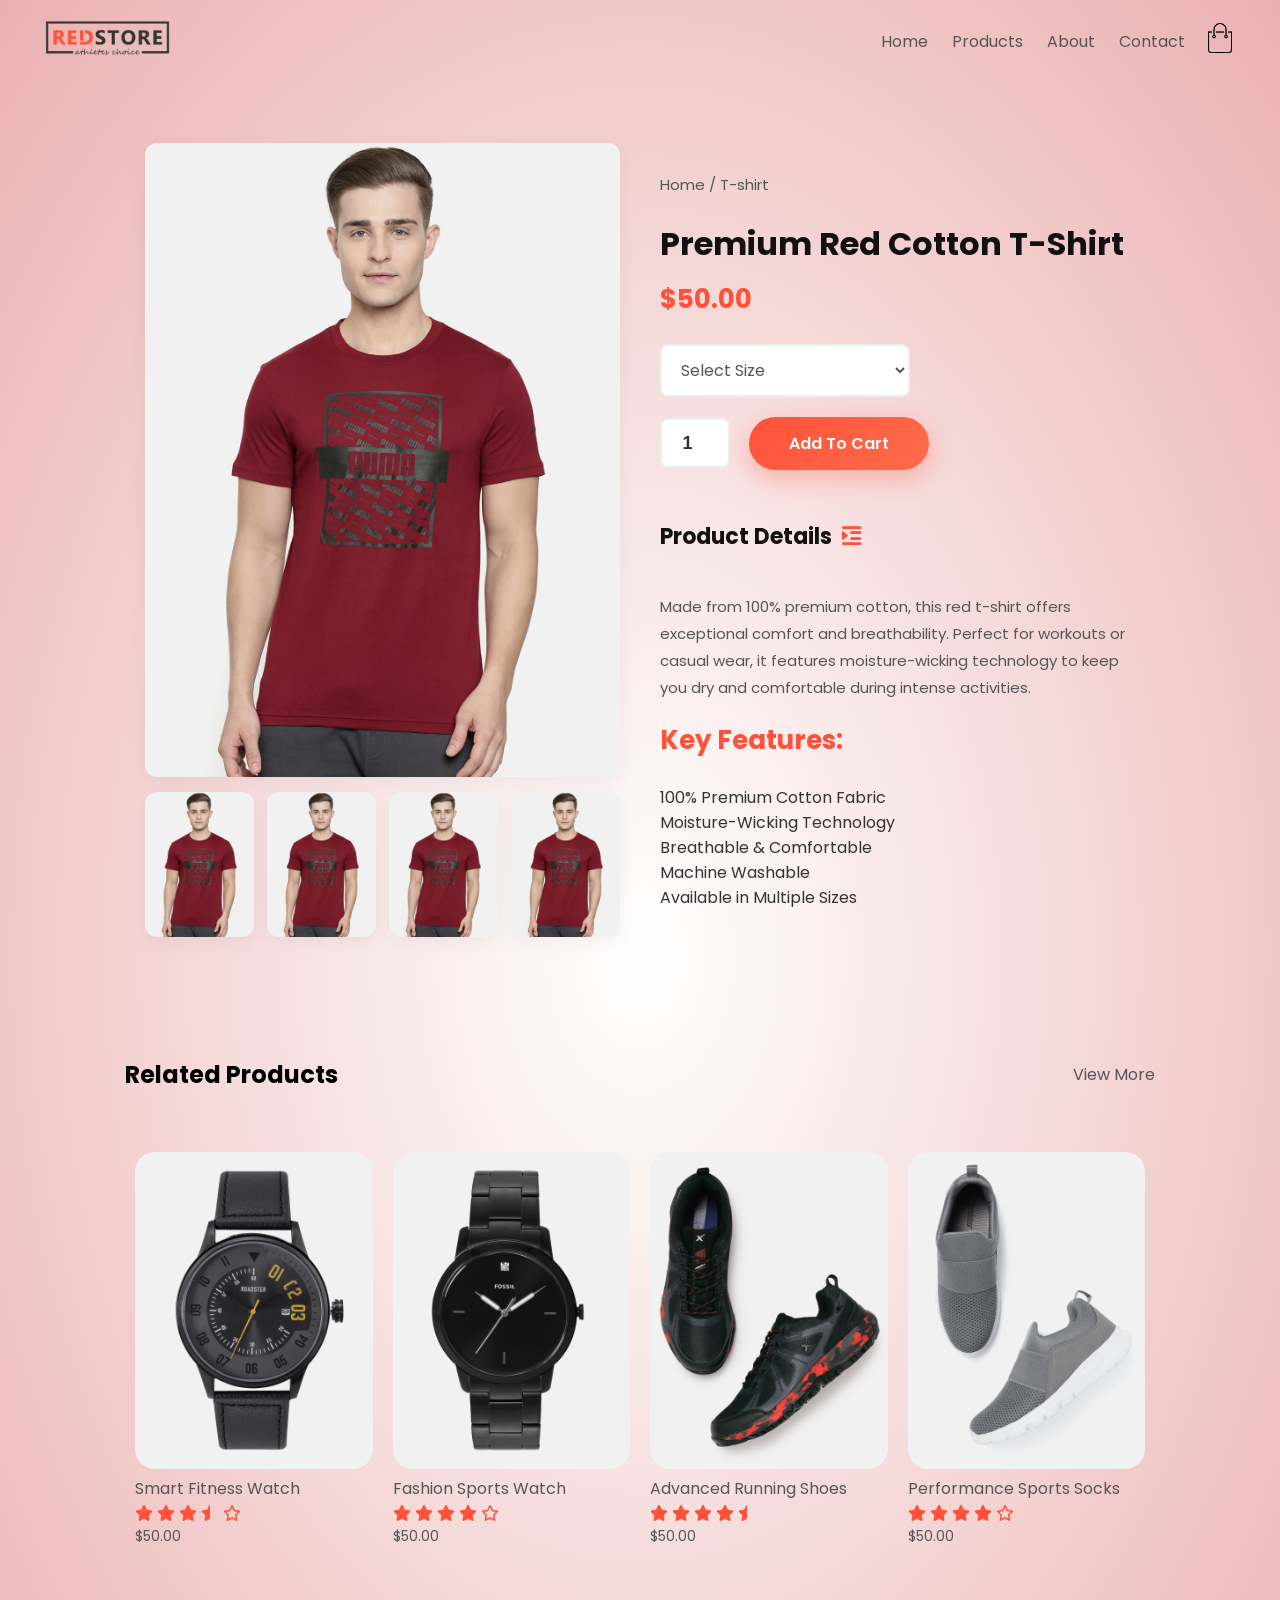
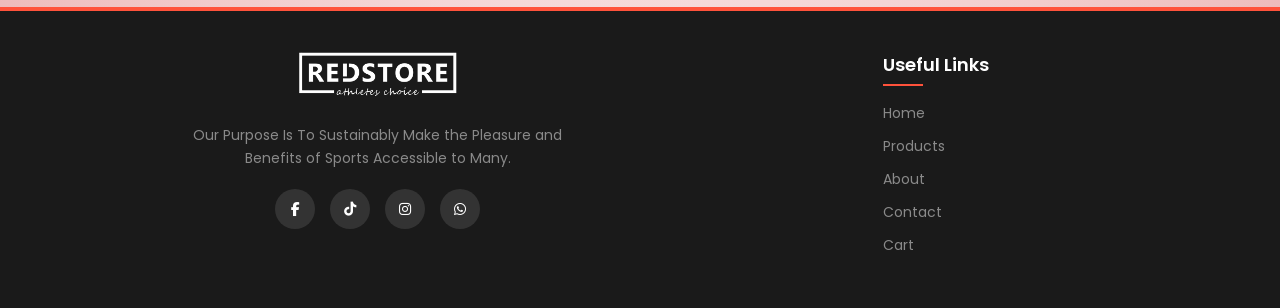
<file: product-details.html>
<!DOCTYPE html>
<html lang="en">

<head>
    <meta charset="UTF-8">
    <meta name="viewport" content="width=device-width, initial-scale=1.0">
    <title>Product Details - RedStore</title>
    <link rel="stylesheet" href="style.css">
    <link rel="preconnect" href="https://fonts.googleapis.com">
    <link rel="preconnect" href="https://fonts.gstatic.com" crossorigin>
    <link
        href="https://fonts.googleapis.com/css2?family=Poppins:ital,wght@0,100;0,200;0,300;0,400;0,500;0,600;0,700;0,800;0,900;1,100;1,200;1,300;1,400;1,500;1,600;1,700;1,800;1,900&display=swap"
        rel="stylesheet">
    <link rel="stylesheet" href="https://cdnjs.cloudflare.com/ajax/libs/font-awesome/6.5.1/css/all.min.css">
</head>

<body>
    <div class="container">
        <div class="navbar">
            <div class="logo">
                <a href="index.html"><img src="images/logo.png" width="125px"></a>
            </div>
            <nav>
                <ul id="MenuItems">
                    <li><a href="index.html">Home</a></li>
                    <li><a href="product.html">Products</a></li>
                    <li><a href="about.html">About</a></li>
                    <li><a href="contact.html">Contact</a></li>
                </ul>
            </nav>
            <a href="cart.html"><img src="images/cart.png" width="30px" height="30px"></a>
            <img src="images/menu.png" class="menu-icon" onclick="menutoggle()">
        </div>
    </div>

    <div class="small-container single-product">
        <div class="row">
            <div class="col-2">
                <!-- Main image will be loaded by JavaScript -->
                <div class="image-loading" id="main-image-loading">
                    <div class="loading-spinner"></div>
                </div>
                <img src="" width="100%" id="productimg" style="display: none;">
                
                <div class="small-img-row">
                    <div class="small-img-col">
                        <div class="small-loading"></div>
                        <img src="" width="100%" class="small-img" style="display: none;">
                    </div>
                    <div class="small-img-col">
                        <div class="small-loading"></div>
                        <img src="" width="100%" class="small-img" style="display: none;">
                    </div>
                    <div class="small-img-col">
                        <div class="small-loading"></div>
                        <img src="" width="100%" class="small-img" style="display: none;">
                    </div>
                    <div class="small-img-col">
                        <div class="small-loading"></div>
                        <img src="" width="100%" class="small-img" style="display: none;">
                    </div>
                </div>
            </div>
            <div class="col-2">
                <p id="breadcrumb">Home / Products</p>
                <h1 id="product-title">Product Details</h1>
                <h4 id="product-price">$0.00</h4>
                <select id="size-select">
                    <option>Select Size</option>
                </select>
                <input type="number" value="1" id="quantity" min="1">
                <a href="" class="btn" id="add-to-cart">Add To Cart</a>
                <h3>Product Details <i class="fa fa-indent"></i></h3>
                <br>
                <p id="product-description">Select a product to view its details and features.</p>
                
                <div id="product-features">
                    <h4>Key Features:</h4>
                    <ul id="features-list">
                        <li>Feature details will appear here</li>
                        <li>Click a product from the shop to view</li>
                        <li>All information will load automatically</li>
                    </ul>
                </div>
            </div>
        </div>
    </div>

    <div class="small-container">
        <div class="row row-2">
            <h2>Related Products</h2>
            <a href="product.html"><p>View More</p></a>
        </div>
        <div class="row">
            <div class="col-4">
                <a href="product-details.html?product=9">
                    <img src="images/product-9.jpg">
                    <h4>Smart Fitness Watch</h4>
                    <div class="rating">
                        <i class="fa-solid fa-star"></i>
                        <i class="fa-solid fa-star"></i>
                        <i class="fa-solid fa-star"></i>
                        <i class="fa-solid fa-star-half"></i>
                        <i class="fa-regular fa-star"></i>
                    </div>
                    <p>$50.00</p>
                </a>
            </div>

            <div class="col-4">
                <a href="product-details.html?product=8">
                    <img src="images/product-8.jpg">
                    <h4>Fashion Sports Watch</h4>
                    <div class="rating">
                        <i class="fa-solid fa-star"></i>
                        <i class="fa-solid fa-star"></i>
                        <i class="fa-solid fa-star"></i>
                        <i class="fa-solid fa-star"></i>
                        <i class="fa-regular fa-star"></i>
                    </div>
                    <p>$50.00</p>
                </a>
            </div>

            <div class="col-4">
                <a href="product-details.html?product=10">
                    <img src="images/product-10.jpg">
                    <h4>Advanced Running Shoes</h4>
                    <div class="rating">
                        <i class="fa-solid fa-star"></i>
                        <i class="fa-solid fa-star"></i>
                        <i class="fa-solid fa-star"></i>
                        <i class="fa-solid fa-star"></i>
                        <i class="fa-solid fa-star-half"></i>
                    </div>
                    <p>$50.00</p>
                </a>
            </div>

            <div class="col-4">
                <a href="product-details.html?product=11">
                    <img src="images/product-11.jpg">
                    <h4>Performance Sports Socks</h4>
                    <div class="rating">
                        <i class="fa-solid fa-star"></i>
                        <i class="fa-solid fa-star"></i>
                        <i class="fa-solid fa-star"></i>
                        <i class="fa-solid fa-star"></i>
                        <i class="fa-regular fa-star"></i>
                    </div>
                    <p>$50.00</p>
                </a>
            </div>
        </div>
    </div>

    <div class="footer">
        <div class="container">
            <div class="row">
                <div class="footer-col-2">
                    <img src="images/logo-white.png" alt="Logo">
                    <p>Our Purpose Is To Sustainably Make the Pleasure and Benefits of Sports Accessible to Many.</p>
                    <div class="social-icons">
                        <a href="https://www.facebook.com/profile.php?id=61571380449874&mibextid=ZbWKwL"><i class="fab fa-facebook-f"></i></a>
                        <a href="https://www.tiktok.com/@danieid4?_t=ZS-90a4BczKc9H&_r=1"><i class="fab fa-tiktok"></i></a>
                        <a href="https://www.instagram.com/danielidowu18?igsh=dXYzcHU3Y281dXls"><i class="fab fa-instagram"></i></a>
                        <a href="https://wa.me/2347011755321?text=yourmessage"><i class="fab fa-whatsapp"></i></a>
                    </div>
                </div>
                
                <div class="footer-col-4">
                    <h3>Useful Links</h3>
                    <ul>
                        <li><a href="index.html">Home</a></li>
                        <li><a href="product.html">Products</a></li>
                        <li><a href="about.html">About</a></li>
                        <li><a href="contact.html">Contact</a></li>
                        <li><a href="cart.html">Cart</a></li>
                    </ul>
                </div>
            </div>
        </div>
    </div>

    <script src="product-details.js"></script>
    <script src="main.js"></script>
</body>
</html>
</file>
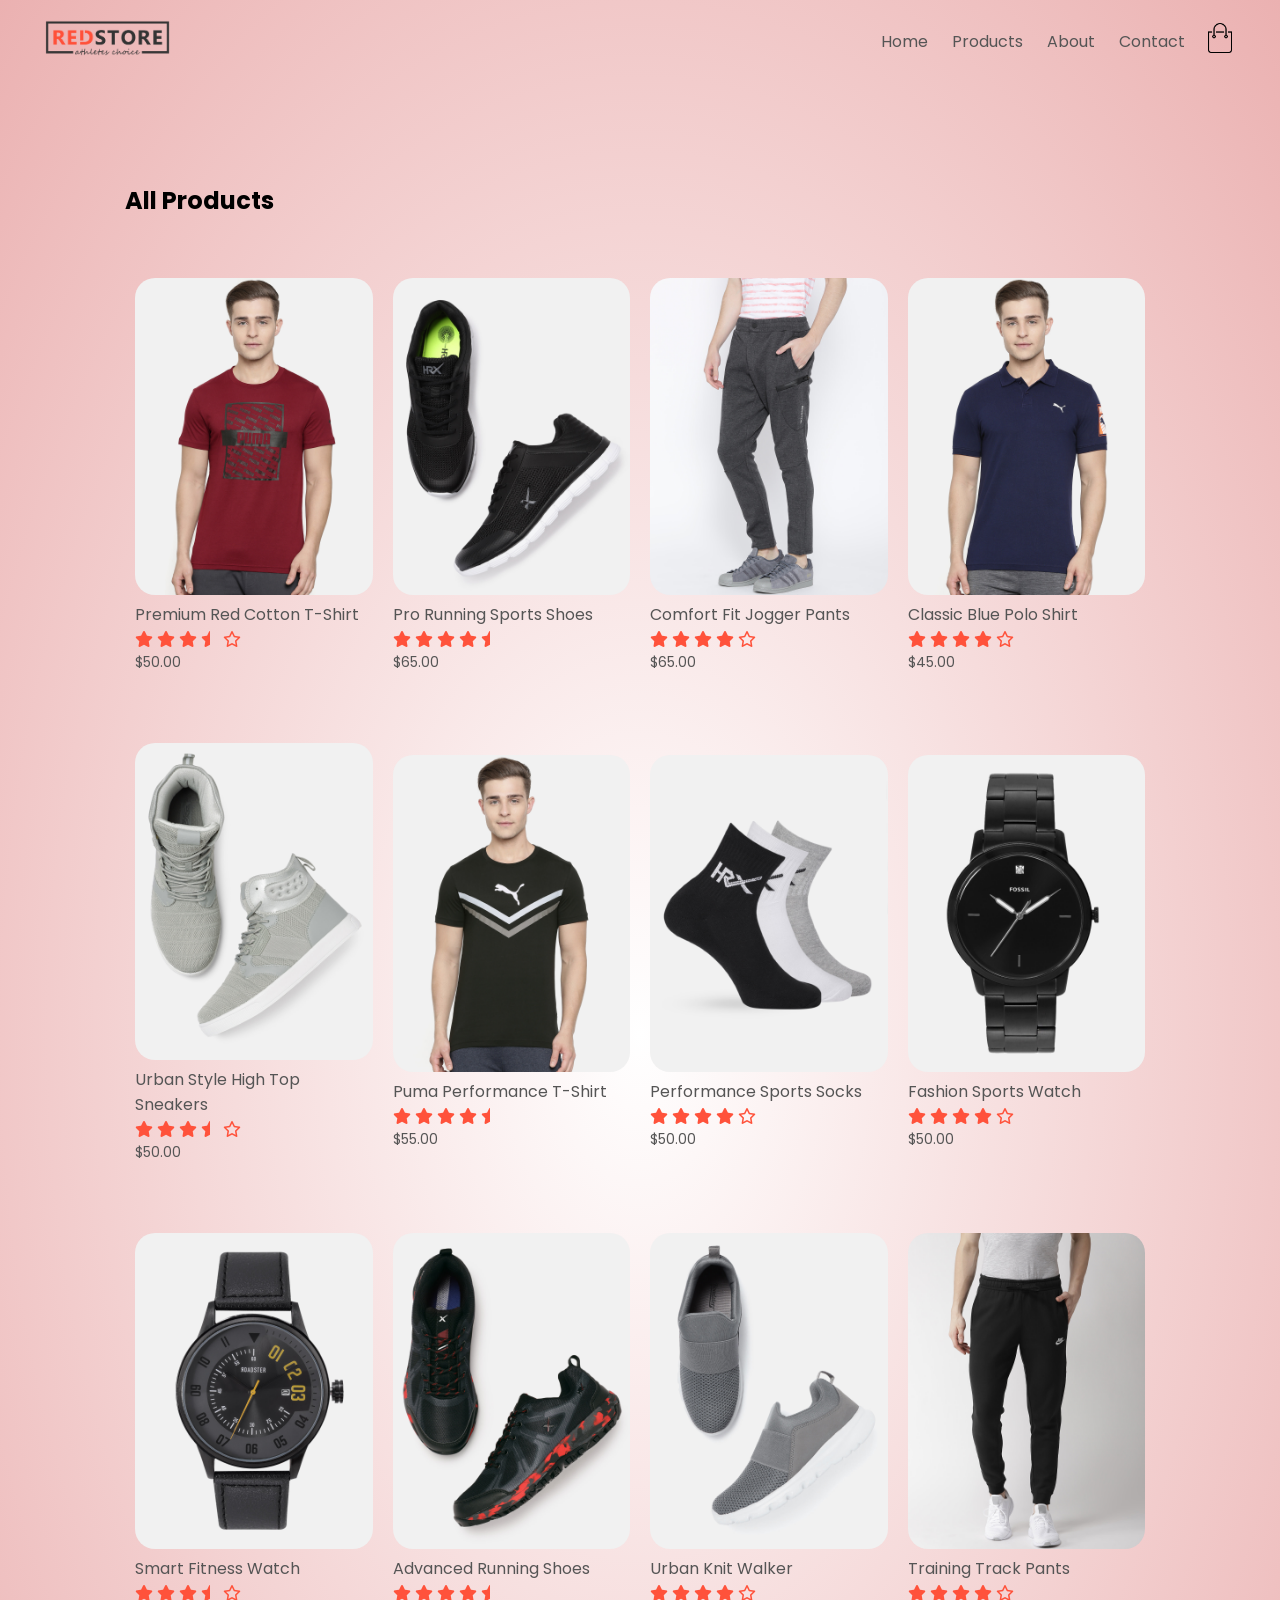
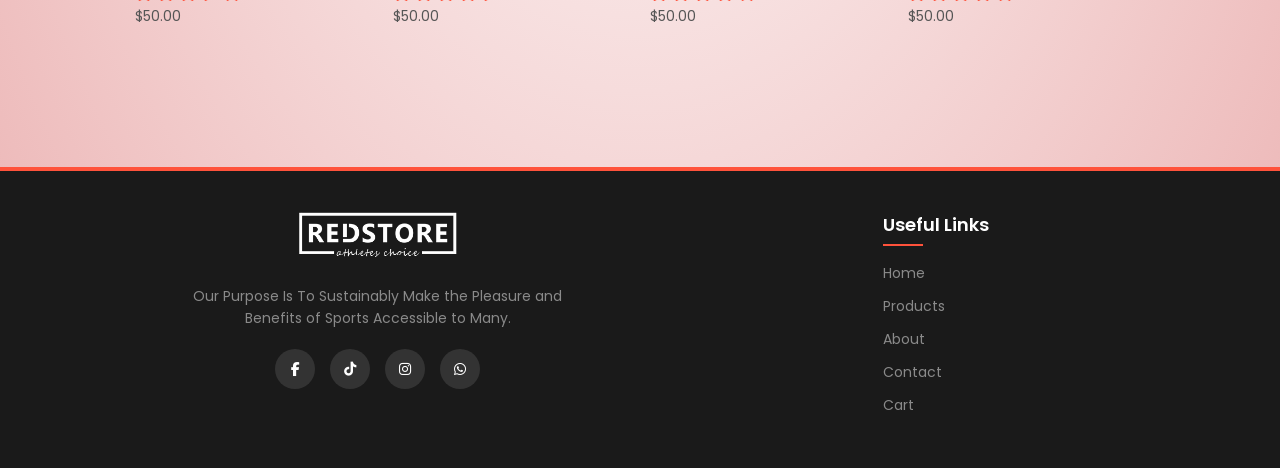
<file: product.html>
<!DOCTYPE html>
<html lang="en">

<head>
    <meta charset="UTF-8">
    <meta name="viewport" content="width=device-width, initial-scale=1.0">
    <title>ALL PRODUCTS - RedStore</title>
    <link rel="stylesheet" href="style.css">
    <link rel="preconnect" href="https://fonts.googleapis.com">
    <link rel="preconnect" href="https://fonts.gstatic.com" crossorigin>
    <link
        href="https://fonts.googleapis.com/css2?family=Poppins:ital,wght@0,100;0,200;0,300;0,400;0,500;0,600;0,700;0,800;0,900;1,100;1,200;1,300;1,400;1,500;1,600;1,700;1,800;1,900&display=swap"
        rel="stylesheet">
    <link rel="stylesheet" href="https://cdnjs.cloudflare.com/ajax/libs/font-awesome/6.5.1/css/all.min.css">
</head>

<body>
    <div class="container">
        <div class="navbar">
            <div class="logo">
                <a href="index.html"><img src="images/logo.png" width="125px"></a>
            </div>
            <nav>
                <ul id="MenuItems">
                    <li><a href="index.html">Home</a></li>
                    <li><a href="product.html">Products</a></li>
                    <li><a href="about.html">About</a></li>
                    <li><a href="contact.html">Contact</a></li>
                </ul>
            </nav>
            <a href="cart.html"><img src="images/cart.png" width="30px" height="30px"></a>
            <img src="images/menu.png" class="menu-icon" onclick="menutoggle()">
        </div>
    </div>

    <div class="small-container">
        <div class="row row-2">
            <h2>All Products</h2>
          
        </div>

        <div class="row">
            <div class="col-4">
                <a href="product-details.html?product=1" class="product-link">
                    <img src="images/product-1.jpg">
                    <h4>Premium Red Cotton T-Shirt</h4>
                    <div class="rating">
                        <i class="fa-solid fa-star"></i>
                        <i class="fa-solid fa-star"></i>
                        <i class="fa-solid fa-star"></i>
                        <i class="fa-solid fa-star-half"></i>
                        <i class="fa-regular fa-star"></i>
                    </div>
                    <p>$50.00</p>
                </a>
            </div>

            <div class="col-4">
                <a href="product-details.html?product=2" class="product-link">
                    <img src="images/product-2.jpg">
                    <h4>Pro Running Sports Shoes</h4>
                    <div class="rating">
                        <i class="fa-solid fa-star"></i>
                        <i class="fa-solid fa-star"></i>
                        <i class="fa-solid fa-star"></i>
                        <i class="fa-solid fa-star"></i>
                        <i class="fa-solid fa-star-half"></i>
                    </div>
                    <p>$65.00</p>
                </a>
            </div>

            <div class="col-4">
                <a href="product-details.html?product=3" class="product-link">
                    <img src="images/product-3.jpg">
                    <h4>Comfort Fit Jogger Pants</h4>
                    <div class="rating">
                        <i class="fa-solid fa-star"></i>
                        <i class="fa-solid fa-star"></i>
                        <i class="fa-solid fa-star"></i>
                        <i class="fa-solid fa-star"></i>
                        <i class="fa-regular fa-star"></i>
                    </div>
                    <p>$65.00</p>
                </a>
            </div>

            <div class="col-4">
                <a href="product-details.html?product=4" class="product-link">
                    <img src="images/product-4.jpg">
                    <h4>Classic Blue Polo Shirt</h4>
                    <div class="rating">
                        <i class="fa-solid fa-star"></i>
                        <i class="fa-solid fa-star"></i>
                        <i class="fa-solid fa-star"></i>
                        <i class="fa-solid fa-star"></i>
                        <i class="fa-regular fa-star"></i>
                    </div>
                    <p>$45.00</p>
                </a>
            </div>
        </div>

        <div class="row">
            <div class="col-4">
                <a href="product-details.html?product=5" class="product-link">
                    <img src="images/product-5.jpg">
                    <h4>Urban Style High Top Sneakers</h4>
                    <div class="rating">
                        <i class="fa-solid fa-star"></i>
                        <i class="fa-solid fa-star"></i>
                        <i class="fa-solid fa-star"></i>
                        <i class="fa-solid fa-star-half"></i>
                        <i class="fa-regular fa-star"></i>
                    </div>
                    <p>$50.00</p>
                </a>
            </div>

            <div class="col-4">
                <a href="product-details.html?product=6" class="product-link">
                    <img src="images/product-6.jpg">
                    <h4>Puma Performance T-Shirt</h4>
                    <div class="rating">
                        <i class="fa-solid fa-star"></i>
                        <i class="fa-solid fa-star"></i>
                        <i class="fa-solid fa-star"></i>
                        <i class="fa-solid fa-star"></i>
                        <i class="fa-solid fa-star-half"></i>
                    </div>
                    <p>$55.00</p>
                </a>
            </div>

            <div class="col-4">
                <a href="product-details.html?product=7" class="product-link">
                    <img src="images/product-7.jpg">
                    <h4>Performance Sports Socks</h4>
                    <div class="rating">
                        <i class="fa-solid fa-star"></i>
                        <i class="fa-solid fa-star"></i>
                        <i class="fa-solid fa-star"></i>
                        <i class="fa-solid fa-star"></i>
                        <i class="fa-regular fa-star"></i>
                    </div>
                    <p>$50.00</p>
                </a>
            </div>

            <div class="col-4">
                <a href="product-details.html?product=8" class="product-link">
                    <img src="images/product-8.jpg">
                    <h4>Fashion Sports Watch</h4>
                    <div class="rating">
                        <i class="fa-solid fa-star"></i>
                        <i class="fa-solid fa-star"></i>
                        <i class="fa-solid fa-star"></i>
                        <i class="fa-solid fa-star"></i>
                        <i class="fa-regular fa-star"></i>
                    </div>
                    <p>$50.00</p>
                </a>
            </div>
        </div>

        <div class="row">
            <div class="col-4">
                <a href="product-details.html?product=9" class="product-link">
                    <img src="images/product-9.jpg">
                    <h4>Smart Fitness Watch</h4>
                    <div class="rating">
                        <i class="fa-solid fa-star"></i>
                        <i class="fa-solid fa-star"></i>
                        <i class="fa-solid fa-star"></i>
                        <i class="fa-solid fa-star-half"></i>
                        <i class="fa-regular fa-star"></i>
                    </div>
                    <p>$50.00</p>
                </a>
            </div>

            <div class="col-4">
                <a href="product-details.html?product=10" class="product-link">
                    <img src="images/product-10.jpg">
                    <h4>Advanced Running Shoes</h4>
                    <div class="rating">
                        <i class="fa-solid fa-star"></i>
                        <i class="fa-solid fa-star"></i>
                        <i class="fa-solid fa-star"></i>
                        <i class="fa-solid fa-star"></i>
                        <i class="fa-solid fa-star-half"></i>
                    </div>
                    <p>$50.00</p>
                </a>
            </div>

            <div class="col-4">
                <a href="product-details.html?product=11" class="product-link">
                    <img src="images/product-11.jpg">
                    <h4>Urban Knit Walker</h4>
                    <div class="rating">
                        <i class="fa-solid fa-star"></i>
                        <i class="fa-solid fa-star"></i>
                        <i class="fa-solid fa-star"></i>
                        <i class="fa-solid fa-star"></i>
                        <i class="fa-regular fa-star"></i>
                    </div>
                    <p>$50.00</p>
                </a>
            </div>

            <div class="col-4">
                <a href="product-details.html?product=12" class="product-link">
                    <img src="images/product-12.jpg">
                    <h4>Training Track Pants</h4>
                    <div class="rating">
                        <i class="fa-solid fa-star"></i>
                        <i class="fa-solid fa-star"></i>
                        <i class="fa-solid fa-star"></i>
                        <i class="fa-solid fa-star"></i>
                        <i class="fa-regular fa-star"></i>
                    </div>
                    <p>$50.00</p>
                </a>
            </div>
        </div>

        <div class="page-btn">

        </div>
    </div> <div class="footer">
        <div class="container">
            <div class="row">
                <div class="footer-col-2">
                    <img src="images/logo-white.png" alt="RedStore Logo">
                    <p>Our Purpose Is To Sustainably Make the Pleasure and Benefits of Sports Accessible to Many.</p>
                    <div class="social-icons">
                        <a href="https://www.facebook.com/profile.php?id=61571380449874&mibextid=ZbWKwL"><i class="fab fa-facebook-f"></i></a>
                        <a href="https://www.tiktok.com/@danieid4?_t=ZS-90a4BczKc9H&_r=1"><i class="fab fa-tiktok"></i></a>
                        <a href="https://www.instagram.com/danielidowu18?igsh=dXYzcHU3Y281dXls"><i class="fab fa-instagram"></i></a>
                        <a href="https://wa.me/2347011755321?text=yourmessage"><i class="fab fa-whatsapp"></i></a>
                    </div>
                </div>
                
                <div class="footer-col-4">
                    <h3>Useful Links</h3>
                    <ul>
                        <li><a href="index.html">Home</a></li>
                        <li><a href="product.html">Products</a></li>
                        <li><a href="about.html">About</a></li>
                        <li><a href="contact.html">Contact</a></li>
                        <li><a href="cart.html">Cart</a></li>
                    </ul>
                </div>
            </div>
        </div>
    </div>
</body>
<script src="main.js"></script>
</html>
</file>
<file: style.css>
*{
    margin: 0;
    padding: 0;
    box-sizing: border-box;
}
body{
    font-family: 'Poppins', sans-serif;
    background: radial-gradient(#fff, #ebb1b1ff);
}
.navbar{
    display: flex;
    align-items: center;
    padding: 20px;
}
nav{
    flex: 1;
    text-align: right;
}
nav ul{
    display: inline-block;
    list-style-type: none;
}
nav ul li{
    display: inline-block;
    margin-right: 20px;
}
a{
    text-decoration: none;
    color: #555;

}
p{
    color: #555;
}
.container{
    max-width: 1300px;
    margin: auto;
    padding-left: 25px;
    padding-right: 25px;
}
.row{
    display: flex;
    align-items: center;
    flex-wrap: wrap;
    justify-content: space-around;
    ;
}
.col-2{
    flex-basis: 50%;
    min-width: 300px;
}
.col-2 img{
    max-width: 100%;
    padding: 50px 0;

}
.col-2 h1{
    font-size: 50px;
    line-height: 60px;
    margin: 25px 0;
}
.btn{
    display: inline-block;
    background: #ff523b;
    color: white;
    padding: 8px 30px;
    margin: 30px 0;
    border-radius: 30px;
    transition: background 0.5s;
}
.btn:hover{
    background-color: #563434;
}
.header{
    background: radial-gradient(#fff,#ebb1b1ff);
}
.header .row{
    margin-top: 70px;

}
.categories{
    margin: 70px 0;

}
.col-3{
    flex-basis: 30%;
    min-width: 250px;
    margin-bottom: 30px;
}
.col-3 img{
    width: 100%;
    border-radius: 20px;
}
.small-container{
    max-width: 1080px;
    margin: auto;
    padding-left: 25px;
    padding-right: 25px;
}
.col-4{
    flex-basis: 25%;
    padding: 10px;
    min-width: 200px;
    margin-bottom: 50px;
    transition: transform 0.5s;
}
.col-4 img{
    width: 100%;
      border-radius: 20px;
   
}
.title{
    text-align: center;
    margin: 0 auto 80px;
    position: relative;
    line-height: 60px;
    color: #555;
}
.title::after{
    content: '';
    background-color: #ff523b;
    width: 80px;
    height: 5px;
    border-radius: 5px;
    position: absolute;
    bottom: 0;
    left: 50%;
    transform: translateX(-50%);
}
h4{
    color: #555;
    font-weight: normal;

}
.col-4 p{
    font-size: 14px;
}
.rating {
    color: #ff523b;
}
/* DESKTOP HOVER ONLY - NOT MOBILE */
@media (min-width: 801px) {
    .col-4:hover{
        transform: translateY(-5px);
    }
}
.offer-fullwidth {
    background: radial-gradient(#fff, #ffd6d6);
    margin: 80px 0 0 0;
    padding: 70px 0;
}
.offer-content {
    max-width: 1300px;
    margin: 0 auto;
    display: flex;
    align-items: center;
    padding: 0 25px;
}
.col-2 .offer-img{
    padding: 50px;
}
small{
    color: #555;
}
.brands .row {
    display: flex;
    justify-content: space-between;
    align-items: center;
    flex-wrap: nowrap;
}
.col-5 {
    width: 160px;
    flex: 1;
    text-align: center;
}
.col-5 img {
    width: 90%;
    cursor: pointer;
    filter: grayscale(100%);
    transition: filter 0.3s;
}
.col-5 img:hover {
    filter: grayscale(0%);
}
.footer{
    background: #1a1a1a;
    color: #8a8a8a;
    font-size: 14px;
    padding: 40px 0 20px;
    border-top: 4px solid #ff523b;
}
.footer p{
    color: #8a8a8a;
    line-height: 1.6;
}
.footer h3{
    color: #fff;
    margin-bottom: 25px;
    font-size: 18px;
    font-weight: 600;
    position: relative;
}
.footer h3::after {
    content: '';
    position: absolute;
    left: 0;
    bottom: -8px;
    width: 40px;
    height: 2px;
    background: #ff523b;
}
.footer-col-1, .footer-col-2, .footer-col-4{
    min-width: 250px;
    margin-bottom: 20px;
    padding: 0 15px;
}
.footer-col-1{
    flex-basis: 30%;
}
.footer-col-2{
    flex-basis: 35%;
    text-align: center;
}
.footer-col-2 img{
    width: 160px;
    margin-bottom: 20px;
    filter: brightness(0) invert(1);
}
.footer-col-4{
    flex-basis: 20%;
    text-align: left;
}
.footer ul{
    list-style-type: none;
    padding: 0;
}
.footer ul li{
    margin-bottom: 12px;
}
.footer ul li a{
    color: #8a8a8a;
    text-decoration: none;
    transition: all 0.3s ease;
    display: block;
}
.footer ul li a:hover{
    color: #ff523b;
    transform: translateX(5px);
}
.footer .row{
    align-items: flex-start;
}
.footer-bottom{
    text-align: center;
    padding-top: 30px;
    margin-top: 30px;
    border-top: 1px solid #333;
    color: #666;
    font-size: 13px;
}

/* Social Media Icons */
.social-icons{
    display: flex;
    gap: 15px;
    margin-top: 20px;
    justify-content: center;
}
.social-icons a{
    display: inline-flex;
    align-items: center;
    justify-content: center;
    width: 40px;
    height: 40px;
    background: #333;
    border-radius: 50%;
    color: white;
    text-decoration: none;
    transition: all 0.3s ease;
}
.social-icons a:hover{
    background: #ff523b;
    transform: translateY(-3px);
}

ul{
    list-style-type: none;
}
.menu-icon{
    width: 28px;
    margin-left: 20px;
    display: none;
}
.row-2{
    justify-content: space-between;
    margin: 100px auto 50px;
    border-radius: 3px;
}
select{
    border: 1px solid #ff523b;
    padding: 5px;
     border-radius: 3px;
}
select:focus{
    outline: none;
}
.page-btn{
    margin: 0 auto 80px;
}
.page-btn span{
    display: inline-block;
    border: 1px solid #ff523b;
    margin-left: 10px;
    width: 40px;
    height: 40px;
    text-align: center;
    line-height: 40px;
    cursor: pointer;
    border-radius: 3px;
}
.page-btn span:hover{
    background: #ff523b;
    color: #fff;
}

/* --- STYLES FOR PRODUCT DETAILS PAGE (PREMIUM FIX) --- */
.single-product{
    margin-top: 40px; /* Brought it up slightly for better mobile view */
    color: #333;
}
.single-product .col-2 img{
    padding: 0;
    border-radius: 12px;
    box-shadow: 0 5px 20px rgba(0,0,0,0.05); /* Soft shadow on product image */
}
.single-product .col-2{
    padding: 20px;
}
.single-product h1 {
    font-size: 32px;
    line-height: 1.3;
    margin-bottom: 10px;
    color: #111;
    font-weight: 700;
}
.single-product h4{
    margin: 15px 0 25px 0;
    font-size: 26px;
    font-weight: bold;
    color: #ff523b; /* Makes the price pop in your brand color */
}

/* Dropdown Styling */
.single-product select{
    display: block;
    padding: 12px 15px;
    margin-bottom: 20px;
    border: 2px solid #eee;
    border-radius: 8px;
    width: 100%;
    max-width: 250px;
    font-size: 16px;
    font-family: inherit;
    color: #555;
    background: #fff;
    cursor: pointer;
    transition: all 0.3s ease;
}
.single-product select:focus{
    outline: none;
    border-color: #ff523b;
}

/* Quantity Input Styling */
.single-product input{
    display: inline-block;
    width: 70px;
    height: 50px;
    padding: 10px;
    font-size: 18px;
    font-weight: 600;
    margin-right: 15px;
    margin-bottom: 20px;
    border: 2px solid #eee;
    border-radius: 8px;
    text-align: center;
    vertical-align: middle;
    color: #333;
    transition: all 0.3s ease;
}
.single-product input:focus{
    outline: none;
    border-color: #ff523b;
}

/* Premium Button Styling */
.single-product .btn{
    display: inline-flex;
    align-items: center;
    justify-content: center;
    background: linear-gradient(135deg, #ff523b, #ff6b4a); /* Vibrant gradient */
    color: #fff;
    margin: 0 0 20px 0;
    padding: 14px 40px;
    border-radius: 30px;
    font-size: 16px;
    font-weight: 600;
    vertical-align: middle;
    box-shadow: 0 8px 25px rgba(255, 82, 59, 0.35); /* Glowing shadow */
    border: none;
    transition: all 0.3s ease;
}
.single-product .btn:hover{
    background: #e0412a;
    transform: translateY(-3px);
    box-shadow: 0 12px 30px rgba(255, 82, 59, 0.45);
}

/* Description Typography */
.single-product h3 {
    display: flex;
    align-items: center;
    gap: 10px;
    margin-top: 30px;
    margin-bottom: 15px;
    font-size: 22px;
    color: #111;
}
.single-product .fa{
    color: #ff523b;
}
.single-product p{
    color: #555;
    line-height: 1.8; /* Better readability */
    font-size: 15px;
    margin-bottom: 20px;
}

/* Image Gallery Layout */
.small-img-row{
    display: flex;
    justify-content: space-between;
    margin-top: 15px;
}
.small-img-col{
    flex-basis: 23%;
    cursor: pointer;
}
.small-img-col img {
    border-radius: 8px;
    transition: transform 0.3s ease;
}
.small-img-col img:hover {
    transform: scale(1.05);
}

/* Mobile Adjustments for Product Page */
@media only screen and (max-width: 600px) {
    .single-product input {
        width: calc(30% - 15px); /* Share space with button */
    }
    .single-product .btn {
        width: 70%; /* Fills the rest of the line perfectly */
        padding: 14px 20px;
    }
}

/* --- Mobile Responsive Fixes & Checkout Layout --- */

/* Desktop Checkout Layout */
.checkout-layout {
    display: flex;
    gap: 30px;
    align-items: flex-start;
}

.checkout-form {
    flex: 1;
}

.order-summary {
    flex-basis: 400px;
}

.form-row {
    display: flex;
    gap: 20px;
}

.form-group {
    flex: 1;
    margin-bottom: 15px;
}

.form-group label {
    display: block;
    margin-bottom: 5px;
    font-weight: 500;
}

.form-group input, .form-group select {
    width: 100%;
    padding: 10px;
    border: 1px solid #ccc;
    border-radius: 5px;
}

.payment-option {
    display: flex;
    align-items: center;
    gap: 10px;
    margin-bottom: 10px;
    padding: 10px;
    background: #fff;
    border-radius: 5px;
    border: 1px solid #eee;
}

.payment-option input[type="radio"] {
    width: 20px;
    height: 20px;
    accent-color: #ff523b;
}

/* 1. Stack the Form and Summary vertically on mobile */
@media only screen and (max-width: 800px) {
    .checkout-layout {
        flex-direction: column-reverse; /* Stacks the Order Summary ABOVE the Form */
    }

    .checkout-form, .order-summary {
        flex-basis: 100%;
        width: 100%;
    }

    /* 2. Stack First/Last Name and City/ZIP vertically */
    .form-row {
        flex-direction: column;
        gap: 0;
    }

    .form-row .form-group {
        flex-basis: 100%;
        margin-right: 0;
        margin-bottom: 15px;
    }

    /* 3. Make inputs and buttons full-width for easier tapping */
    input, select, .btn {
        width: 100%;
        font-size: 16px; /* Prevents iOS from auto-zooming on focus */
    }
    
    .form-group input, .form-group select, .place-order-btn {
        height: 45px;
        padding: 12px;  /* Larger tap targets */
    }

    .place-order-btn {
        margin-top: 20px;
    }

    /* 4. Adjust padding so it doesn't feel cramped */
    .small-container {
        padding: 10px;
    }
    
    .checkout-header h1 {
        font-size: 24px;
        text-align: center;
    }
}

/* ===== NEW CART DESIGN ===== */
.cart-container {
    max-width: 1300px;
    margin: 40px auto;
    padding: 0 25px;
}

.cart-header {
    background: linear-gradient(135deg, #ff523b, #ff6b4a);
    color: white;
    padding: 40px;
    border-radius: 15px;
    margin-bottom: 40px;
    text-align: center;
    box-shadow: 0 10px 30px rgba(255, 82, 59, 0.3);
}

.cart-header h1 {
    font-size: 36px;
    margin-bottom: 10px;
    display: flex;
    align-items: center;
    justify-content: center;
    gap: 15px;
}

.cart-header h1 i {
    font-size: 32px;
}

.cart-header p {
    color: rgba(255, 255, 255, 0.9);
    font-size: 16px;
    margin-top: 10px;
}

/* Cart Content */
.cart-layout {
    display: grid;
    grid-template-columns: 1fr 400px;
    gap: 30px;
    margin-bottom: 50px;
}

/* Empty Cart */
.empty-cart {
    grid-column: 1 / -1;
    text-align: center;
    padding: 80px 20px;
    background: white;
    border-radius: 15px;
    box-shadow: 0 5px 20px rgba(0,0,0,0.1);
}

.empty-cart i {
    font-size: 80px;
    color: #ff523b;
    margin-bottom: 20px;
    opacity: 0.7;
}

.empty-cart h3 {
    color: #333;
    margin-bottom: 15px;
    font-size: 28px;
}

.empty-cart p {
    color: #666;
    margin-bottom: 30px;
    font-size: 16px;
    max-width: 500px;
    margin-left: auto;
    margin-right: auto;
}

.empty-cart .btn {
    background: #ff523b;
    color: white;
    padding: 15px 40px;
    border-radius: 25px;
    text-decoration: none;
    display: inline-flex;
    align-items: center;
    gap: 10px;
    font-size: 16px;
    font-weight: 600;
    transition: all 0.3s;
}

.empty-cart .btn:hover {
    background: #e0412a;
    transform: translateY(-3px);
    box-shadow: 0 5px 15px rgba(255, 82, 59, 0.4);
}

/* Cart Items Container */
.cart-items-container {
    background: white;
    border-radius: 15px;
    padding: 30px;
    box-shadow: 0 5px 20px rgba(0,0,0,0.1);
}

.cart-items-header {
    display: flex;
    justify-content: space-between;
    align-items: center;
    margin-bottom: 30px;
    padding-bottom: 20px;
    border-bottom: 2px solid #f0f0f0;
}

.cart-items-header h2 {
    color: #333;
    font-size: 24px;
    display: flex;
    align-items: center;
    gap: 10px;
}

.cart-items-header h2 i {
    color: #ff523b;
}

#item-count {
    background: #ff523b;
    color: white;
    padding: 4px 12px;
    border-radius: 20px;
    font-size: 14px;
}

.clear-cart-btn {
    background: none;
    border: 2px solid #dc3545;
    color: #dc3545;
    padding: 10px 20px;
    border-radius: 8px;
    cursor: pointer;
    font-weight: 600;
    display: flex;
    align-items: center;
    gap: 8px;
    transition: all 0.3s;
}

.clear-cart-btn:hover {
    background: #dc3545;
    color: white;
}

/* Cart Items */
.cart-items {
    display: flex;
    flex-direction: column;
    gap: 20px;
}

.cart-item {
    display: grid;
    grid-template-columns: 100px 1fr auto auto;
    gap: 20px;
    padding: 20px;
    background: #f9f9f9;
    border-radius: 10px;
    align-items: center;
    transition: transform 0.3s;
}

.cart-item:hover {
    transform: translateX(5px);
    box-shadow: 0 5px 15px rgba(0,0,0,0.1);
}

.cart-item-image img {
    width: 80px;
    height: 80px;
    object-fit: cover;
    border-radius: 8px;
    border: 2px solid #fff;
    box-shadow: 0 3px 10px rgba(0,0,0,0.1);
}

.cart-item-details {
    flex: 1;
}

.cart-item-details h4 {
    margin: 0 0 8px 0;
    color: #333;
    font-size: 16px;
    font-weight: 600;
}

.cart-item-meta {
    display: flex;
    gap: 15px;
    font-size: 13px;
    color: #666;
    margin-bottom: 5px;
}

.cart-item-price {
    font-weight: bold;
    color: #ff523b;
    font-size: 16px;
}

.cart-item-quantity {
    display: flex;
    align-items: center;
    gap: 10px;
    background: white;
    padding: 8px;
    border-radius: 8px;
    border: 1px solid #ddd;
}

.quantity-btn {
    width: 28px;
    height: 28px;
    border: none;
    background: #ff523b;
    color: white;
    border-radius: 50%;
    cursor: pointer;
    display: flex;
    align-items: center;
    justify-content: center;
    font-weight: bold;
    transition: all 0.3s;
}

.quantity-btn:hover {
    background: #e0412a;
    transform: scale(1.1);
}

.quantity-input {
    width: 50px;
    text-align: center;
    border: none;
    font-size: 16px;
    font-weight: 600;
    color: #333;
}

.quantity-input:focus {
    outline: none;
}

.cart-item-subtotal {
    font-weight: bold;
    color: #333;
    font-size: 18px;
    min-width: 100px;
    text-align: right;
}

.cart-item-remove {
    display: flex;
    align-items: center;
}

.remove-btn {
    background: none;
    border: none;
    color: #dc3545;
    cursor: pointer;
    padding: 8px;
    border-radius: 50%;
    transition: all 0.3s;
    display: flex;
    align-items: center;
    justify-content: center;
    width: 40px;
    height: 40px;
}

.remove-btn:hover {
    background: #dc3545;
    color: white;
    transform: rotate(90deg);
}

/* Order Summary */
.order-summary {
    display: flex;
    flex-direction: column;
    gap: 25px;
}

.summary-card {
    background: white;
    border-radius: 15px;
    padding: 30px;
    box-shadow: 0 5px 20px rgba(0,0,0,0.1);
}

.summary-card h3 {
    margin: 0 0 25px 0;
    color: #333;
    font-size: 20px;
    font-weight: 600;
    display: flex;
    align-items: center;
    gap: 10px;
}

.summary-card h3 i {
    color: #ff523b;
}

.summary-row {
    display: flex;
    justify-content: space-between;
    margin-bottom: 15px;
    font-size: 15px;
    color: #555;
}

.summary-row.shipping {
    color: #28a745;
    font-weight: bold;
}

.summary-row.tax {
    color: #ffc107;
}

.summary-divider {
    height: 1px;
    background: #eee;
    margin: 20px 0;
}

.summary-row.total {
    font-size: 22px;
    font-weight: bold;
    color: #333;
    margin-top: 10px;
    padding-top: 15px;
    border-top: 2px solid #eee;
}

.savings-badge {
    background: linear-gradient(135deg, #28a745, #20c997);
    color: white;
    padding: 12px;
    border-radius: 8px;
    text-align: center;
    margin: 20px 0;
    font-size: 14px;
    font-weight: 600;
}

.checkout-btn {
    width: 100%;
    background: linear-gradient(135deg, #ff523b, #ff6b4a);
    color: white;
    border: none;
    padding: 18px;
    border-radius: 10px;
    font-size: 18px;
    font-weight: bold;
    cursor: pointer;
    transition: all 0.3s;
    display: flex;
    align-items: center;
    justify-content: center;
    gap: 12px;
    margin-top: 20px;
}

.checkout-btn:hover {
    transform: translateY(-3px);
    box-shadow: 0 10px 25px rgba(255, 82, 59, 0.4);
}

.continue-shopping {
    text-align: center;
    margin-top: 20px;
    padding-top: 20px;
    border-top: 1px solid #eee;
}

.continue-shopping a {
    color: #666;
    text-decoration: none;
    display: flex;
    align-items: center;
    justify-content: center;
    gap: 8px;
    transition: all 0.3s;
}

.continue-shopping a:hover {
    color: #ff523b;
    transform: translateX(-5px);
}

.security-badge {
    background: white;
    border-radius: 15px;
    padding: 20px;
    box-shadow: 0 5px 20px rgba(0,0,0,0.1);
    display: flex;
    align-items: center;
    gap: 15px;
    color: #666;
    font-size: 14px;
}

.security-badge i {
    color: #28a745;
    font-size: 24px;
    flex-shrink: 0;
}

/* Promo Section */
.promo-section {
    background: white;
    border-radius: 15px;
    padding: 25px;
    box-shadow: 0 5px 20px rgba(0,0,0,0.1);
    margin-top: 25px;
}

.promo-section h4 {
    margin: 0 0 15px 0;
    color: #333;
    font-size: 18px;
}

.promo-input {
    display: flex;
    gap: 10px;
    margin-bottom: 15px;
}

.promo-input input {
    flex: 1;
    padding: 12px 15px;
    border: 2px solid #ddd;
    border-radius: 8px;
    font-size: 14px;
    transition: all 0.3s;
}

.promo-input input:focus {
    outline: none;
    border-color: #ff523b;
}

.apply-promo-btn {
    background: #28a745;
    color: white;
    border: none;
    padding: 12px 25px;
    border-radius: 8px;
    cursor: pointer;
    font-weight: bold;
    transition: all 0.3s;
    white-space: nowrap;
}

.apply-promo-btn:hover {
    background: #218838;
}

.promo-suggestions {
    display: flex;
    flex-wrap: wrap;
    gap: 10px;
}

.promo-tag {
    background: #e3f2fd;
    color: #1976d2;
    padding: 8px 15px;
    border-radius: 20px;
    font-size: 13px;
    cursor: pointer;
    transition: all 0.3s;
    border: 1px solid transparent;
}

.promo-tag:hover {
    background: #1976d2;
    color: white;
    transform: translateY(-2px);
}

/* ===== OLD CART STYLES (Keep for backward compatibility) ===== */
.cart-content {
    width: 100%;
    overflow-x: auto;
    -webkit-overflow-scrolling: touch;
}

.cart-page table {
    width: 100%;
    min-width: 600px;
    border-collapse: collapse;
    margin-bottom: 30px;
}

.cart-info {
    display: flex;
    align-items: center;
    gap: 15px;
}

.cart-info img {
    width: 80px;
    height: 80px;
    object-fit: cover;
    border-radius: 5px;
}

.cart-info div {
    flex: 1;
}

.cart-info p {
    font-weight: 600;
    color: #333;
    margin-bottom: 5px;
    display: block !important;
}

.cart-info small {
    color: #666;
    display: block;
    margin-bottom: 2px;
}

/* Input styling */
.cart-page input[type="number"] {
    width: 60px;
    padding: 8px;
    border: 1px solid #ddd;
    border-radius: 4px;
    text-align: center;
}

.remove-btn-old {
    color: #ff523b;
    text-decoration: none;
    padding: 5px 10px;
    border-radius: 3px;
    transition: background 0.3s;
    display: inline-flex;
    align-items: center;
    gap: 4px;
}

.remove-btn-old:hover {
    background: #ffeaea;
}

/* Total price section */
.total-price-old {
    background: #f9f9f9;
    padding: 20px;
    border-radius: 8px;
    border: 1px solid #eee;
    display: table;
    width: 100%;
    max-width: 400px;
    margin-left: auto;
}

.total-price-old table {
    width: 100%;
    min-width: auto;
    margin-bottom: 0;
}

.total-price-old td {
    padding: 10px 0;
    border-bottom: 1px solid #eee;
}

.total-price-old tr:last-child td {
    border-bottom: none;
    padding-top: 20px;
}

/* Button fixes */
.checkout-btn-old {
    background: #ff523b;
    color: white;
    display: block;
    text-align: center;
    margin-bottom: 10px;
    width: 100%;
    padding: 12px;
    border: none;
    border-radius: 5px;
    cursor: pointer;
    font-size: 16px;
    text-decoration: none;
}

.clear-btn-old {
    background: #6c757d;
    color: white;
    display: block;
    text-align: center;
    width: 100%;
    padding: 12px;
    border: none;
    border-radius: 5px;
    cursor: pointer;
    font-size: 16px;
    text-decoration: none;
}

.checkout-btn-old:hover {
    background: #e0412a;
}

.clear-btn-old:hover {
    background: #545b62;
}

/* Empty cart message */
#empty-cart-message-old {
    text-align: center;
    padding: 60px 20px;
}

#empty-cart-message-old i {
    color: #ff523b;
    margin-bottom: 20px;
}

#empty-cart-message-old h3 {
    color: #333;
    margin-bottom: 15px;
    font-size: 24px;
}

#empty-cart-message-old p {
    color: #666;
    margin-bottom: 25px;
    font-size: 16px;
}

/* Column specific styles */
.size-column, .quantity-column, .subtotal-column, .action-column {
    text-align: center;
}

.action-column {
    white-space: nowrap;
}

/* Ensure proper alignment */
.total-price-old td:last-child {
    text-align: right;
    font-weight: bold;
}

/* --- STYLES FOR CART PAGE --- */
.cart-page{
    margin: 80px auto;
}
table{
    width: 100%;
    border-collapse: collapse;
}
.cart-info{
    display: flex;
    flex-wrap: wrap;
}
th{
    text-align: left;
    padding: 10px 5px;
    color: #fff;
    background: #ff523b;
    font-weight: normal;
}
td{
    padding: 10px 5px;
}
td input{
    width: 40px;
    height: 30px;
    padding: 5px;
}
td a{
    color: #ff523b;
    font-size: 12px;
}
td img{
    width: 80px;
    height: 80px;
    margin-right: 10px;
}
.total-price-old{
    display: flex;
    justify-content: flex-end;
}
.total-price-old table{
    border-top: 3px solid #ff523b;
    width: 100%;
    max-width: 400px;
}
td:last-child{
    text-align: right;
}
th:last-child{
    text-align: right;
}

/* About Page Styles */
.value-card {
    background: #fff;
    padding: 30px 20px;
    border-radius: 10px;
    text-align: center;
    box-shadow: 0 5px 15px rgba(0,0,0,0.1);
    transition: transform 0.5s;
    height: 100%;
}

.value-card:hover {
    transform: translateY(-10px);
}

.value-card h3 {
    margin-bottom: 15px;
    color: #333;
}

.value-card p {
    color: #555;
    line-height: 1.6;
}

/* Contact Page Styles */
.contact-info {
    margin: 30px 0;
}

.contact-item {
    display: flex;
    align-items: flex-start;
    margin-bottom: 25px;
}

.contact-item i {
    font-size: 20px;
    margin-right: 15px;
    margin-top: 5px;
}

.contact-item h3 {
    margin-bottom: 5px;
    color: #333;
}

.contact-item p {
    color: #555;
    margin: 2px 0;
}

.contact-form {
    background: #fff;
    padding: 30px;
    border-radius: 10px;
    box-shadow: 0 5px 15px rgba(0,0,0,0.1);
}

.contact-form h2 {
    margin-bottom: 20px;
    color: #333;
    text-align: center;
}

.input-group {
    margin-bottom: 20px;
}

.input-group input,
.input-group textarea {
    width: 100%;
    padding: 12px 15px;
    border: 1px solid #ddd;
    border-radius: 5px;
    font-family: 'Poppins', sans-serif;
    font-size: 14px;
    transition: border 0.3s;
}

.input-group input:focus,
.input-group textarea:focus {
    outline: none;
    border-color: #ff523b;
}

/* FAQ Styles */
.faq-container {
    max-width: 800px;
    margin: 0 auto;
}

.faq-item {
    border-bottom: 1px solid #ddd;
    margin-bottom: 10px;
}

.faq-question {
    display: flex;
    justify-content: space-between;
    align-items: center;
    padding: 15px 0;
    cursor: pointer;
}

.faq-question h3 {
    margin: 0;
    font-size: 18px;
    color: #333;
}

.faq-question i {
    color: #ff523b;
    transition: transform 0.3s;
}

.faq-answer {
    padding: 0 0 15px;
    display: none;
}

.faq-answer p {
    color: #555;
    line-height: 1.6;
}

.faq-item.active .faq-answer {
    display: block;
}

.faq-item.active .faq-question i {
    transform: rotate(180deg);
}

/* ===== MOBILE FIXES ===== */
/* Mobile touch optimizations */
.product-link {
    cursor: pointer;
    -webkit-tap-highlight-color: rgba(0, 0, 0, 0);
    -webkit-tap-highlight-color: transparent;
    display: block;
}

/* Remove hover effects on mobile */
@media (max-width: 800px) {
    .col-4 {
        transition: none !important;
        transform: none !important;
    }
    
    .col-4:hover {
        transform: none !important;
    }
    
    /* Mobile active state */
    .col-4:active {
        opacity: 0.9;
    }
    
    /* Remove all hover effects on mobile links */
    a:hover, a:focus, a:active {
        transform: none !important;
    }
    
    /* Specific fix for product links */
    .product-link:hover {
        opacity: 1 !important;
    }
    
    /* Remove hover animations on mobile */
    .col-4:hover img,
    .product-link:hover img {
        transform: none !important;
    }
    
    /* Value card mobile fix */
    .value-card:hover {
        transform: none !important;
    }
    
    .value-card:active {
        transform: scale(0.98);
    }
}

/* ===== RESPONSIVE DESIGN ===== */
@media (max-width: 1024px) {
    .cart-layout {
        grid-template-columns: 1fr;
    }
    
    .cart-container {
        padding: 0 20px;
    }
}

@media (max-width: 800px){
    nav ul{
        position: absolute;
        top: 70px;
        left: 0;
        background: #333;
        width: 100%;
        overflow: hidden;
        transition: max-height 0.5s;
        z-index: 1000;
    }
    nav ul li{
        display: block;
        margin-right: 50px;
        margin-top: 10px;
        margin-bottom: 10px;
    }
    nav ul li a{
        color: #fff;
    }
    .menu-icon{
        display: block;
        cursor: pointer;
    }
    .footer-col-1, .footer-col-2, .footer-col-4{
        flex-basis: 100%;
        text-align: center;
        margin-bottom: 30px;
    }
    .footer-col-4{
        text-align: center;
    }
    .footer h3::after {
        left: 50%;
        transform: translateX(-50%);
    }
    .social-icons{
        justify-content: center;
    }
    
    /* Mobile cart styles */
    .cart-container {
        padding: 0 15px;
    }
    
    .cart-header {
        padding: 30px 20px;
    }
    
    .cart-header h1 {
        font-size: 28px;
    }
    
    .cart-item {
        grid-template-columns: 80px 1fr;
        gap: 15px;
        padding: 15px;
    }
    
    .cart-item-details h4 {
        font-size: 14px;
    }
    
    .cart-item-meta {
        flex-wrap: wrap;
        gap: 8px;
    }
    
    .cart-item-quantity,
    .cart-item-subtotal,
    .cart-item-remove {
        grid-column: 1 / -1;
        justify-self: start;
    }
    
    .cart-item-subtotal {
        text-align: left;
        margin-top: 10px;
    }
    
    .cart-items-header {
        flex-direction: column;
        gap: 15px;
        align-items: flex-start;
    }
    
    .clear-cart-btn {
        align-self: flex-start;
    }
}

@media (max-width: 600px){
    .row{
        text-align: center;
    }
    .col-2, .col-4{
        flex-basis: 100%;
    }
    .offer-fullwidth{
        margin: 40px 0 0 0;
        padding: 30px 0;
    }
    .offer-content {
        flex-direction: column;
        text-align: center;
    }
    .col-2 .offer-img{
        padding: 20px;
    }
    .col-2 h1{
        font-size: 50px;
        font-weight: 50px;
    }
    .btn{
        padding: 10px 25px;
        margin: 20px 0;
    }
    .single-product .row{
        text-align: left;
    }
    .single-product .col-2{
        padding: 20px 0;
    }
    .single-product h1{
        font-size: 26px;
        line-height: 32px;
    }
    .footer{
        padding: 40px 0 20px;
    }
    .app-download img{
        width: 120px;
    }
    
    /* Enhanced mobile cart fixes */
    .cart-page th:nth-child(2),
    .cart-page td:nth-child(2) {
        display: none;
    }

    .cart-page .cart-info {
        flex-direction: column;
        align-items: flex-start;
        text-align: left;
    }
    
    .cart-info img {
        width: 70px;
        height: 70px;
        margin-bottom: 5px;
    }

    .cart-info p {
        display: block;
        font-size: 14px;
        margin: 0;
    }

    .cart-info small {
        font-size: 12px;
    }

    .cart-page td:last-child {
        text-align: right;
    }
    
    .total-price-old {
        justify-content: center;
        margin: 20px auto 0;
    }
    
    /* Mobile cart header */
    .cart-header h1 {
        font-size: 24px;
        flex-direction: column;
        gap: 10px;
    }
    
    .empty-cart {
        padding: 40px 15px;
    }
    
    .empty-cart i {
        font-size: 60px;
    }
    
    .empty-cart h3 {
        font-size: 24px;
    }
    
    .checkout-btn {
        padding: 15px;
        font-size: 16px;
    }
    
    .promo-input {
        flex-direction: column;
    }
    
    .apply-promo-btn {
        width: 100%;
    }
}

@media (max-width: 480px) {
    .cart-container {
        padding: 0 15px;
    }
    
    .cart-header {
        padding: 20px 15px;
    }
    
    .cart-header h1 {
        font-size: 22px;
    }
    
    .cart-header p {
        font-size: 14px;
    }
    
    .cart-items-container {
        padding: 20px 15px;
    }
    
    .cart-items-header h2 {
        font-size: 20px;
    }
    
    .summary-card {
        padding: 20px 15px;
    }
    
    .promo-section {
        padding: 20px 15px;
    }
    
    .security-badge {
        padding: 15px;
        font-size: 12px;
    }
    
    .contact-item {
        flex-direction: column;
        text-align: center;
    }
    
    .contact-item i {
        margin-right: 0;
        margin-bottom: 10px;
    }
    
    .contact-form {
        padding: 20px;
    }
    
    .value-card {
        padding: 20px 15px;
    }
    
    .faq-question h3 {
        font-size: 16px;
    }
}

@media only screen and (max-width: 360px) {
    .cart-page {
        padding: 0 5px;
    }
    
    .cart-info img {
        width: 50px;
        height: 50px;
    }
    
    .cart-info p {
        font-size: 12px;
    }
    
    .checkout-btn-old, .clear-btn-old {
        padding: 10px;
        font-size: 13px;
    }
    
    .cart-page table tbody tr {
        padding: 10px;
    }
    
    .total-price-old {
        padding: 10px;
    }
    
    .total-price-old td {
        font-size: 13px;
    }
    
    .cart-header h1 {
        font-size: 20px;
    }
    
    .empty-cart h3 {
        font-size: 20px;
    }
    
    .empty-cart p {
        font-size: 14px;
    }
}

/* Responsive adjustments */
@media only screen and (max-width: 800px) {
    .contact-item {
        flex-direction: column;
        text-align: center;
    }
    
    .contact-item i {
        margin-right: 0;
        margin-bottom: 10px;
    }
    
    .contact-form {
        padding: 20px;
    }
}

@media only screen and (max-width: 600px) {
    .value-card {
        padding: 20px 15px;
    }
    
    .faq-question h3 {
        font-size: 16px;
    }
}

/* Cart Icon with Counter */
.cart-icon {
    position: relative;
    display: inline-block;
}

.cart-count {
    position: absolute;
    top: -8px;
    right: -8px;
    background: #ff523b;
    color: white;
    border-radius: 50%;
    width: 20px;
    height: 20px;
    font-size: 12px;
    display: flex;
    align-items: center;
    justify-content: center;
    font-weight: bold;
    display: none; /* Hidden by default, shown by JS when items exist */
}

/* Notification */
.notification {
    position: fixed;
    top: 20px;
    right: 20px;
    background: #28a745;
    color: white;
    padding: 15px 20px;
    border-radius: 8px;
    box-shadow: 0 5px 15px rgba(0,0,0,0.2);
    transform: translateX(400px);
    transition: transform 0.3s ease;
    z-index: 1000;
    display: flex;
    align-items: center;
    gap: 10px;
}

.notification.show {
    transform: translateX(0);
}

/* Recently Viewed */
.recently-viewed {
    margin-top: 50px;
}

.recently-viewed h3 {
    margin-bottom: 20px;
    color: #333;
}

.recent-items {
    display: grid;
    grid-template-columns: repeat(auto-fit, minmax(200px, 1fr));
    gap: 20px;
}

.recent-item {
    background: white;
    border-radius: 10px;
    padding: 15px;
    text-align: center;
    box-shadow: 0 3px 10px rgba(0,0,0,0.1);
    transition: transform 0.3s;
}

.recent-item:hover {
    transform: translateY(-5px);
}

.recent-item img {
    width: 100%;
    height: 120px;
    object-fit: cover;
    border-radius: 8px;
    margin-bottom: 10px;
}

.recent-info h4 {
    margin: 0 0 5px 0;
    font-size: 14px;
    color: #333;
}

.recent-info p {
    margin: 0 0 10px 0;
    font-weight: bold;
    color: #ff523b;
}

.btn-quick-add {
    background: #ff523b;
    color: white;
    border: none;
    padding: 8px 15px;
    border-radius: 5px;
    cursor: pointer;
    font-size: 12px;
    transition: all 0.3s;
}

.btn-quick-add:hover {
    background: #e0412a;
}
/* ===== IMAGE LOADING FIXES ===== */
/* Hide images until they're loaded */
#productimg, .small-img {
    opacity: 0;
    transition: opacity 0.3s ease;
}

/* Show images when they have the 'loaded' class */
#productimg.loaded, .small-img.loaded {
    opacity: 1;
}

/* Prevent flash of unstyled content for product images */
.col-4 img, .cart-item-image img, .single-product img {
    background-color: #f5f5f5;
    transition: opacity 0.3s ease;
}

/* Loading placeholder for images */
.col-4 img:not([src]), 
.cart-item-image img:not([src]), 
.single-product img:not([src]) {
    opacity: 0;
}

/* Show images when they have src attribute */
.col-4 img[src]:not([src=""]), 
.cart-item-image img[src]:not([src=""]), 
.single-product img[src]:not([src=""]) {
    opacity: 1;
}

/* ===== MOBILE TOUCH FIXES ===== */
/* Prevent double-tap zoom on mobile */
@media (max-width: 800px) {
    .product-link {
        touch-action: manipulation;
    }
    
    /* Smooth mobile transitions */
    .col-4 {
        -webkit-transform: translate3d(0,0,0);
        transform: translate3d(0,0,0);
    }
}

/* Fix for iOS Safari */
@supports (-webkit-touch-callout: none) {
    .product-link {
        cursor: pointer;
    }
}
/* ===== PRODUCT DETAILS PAGE IMAGE LOADING ===== */
.image-loading {
    background-color: #f5f5f5;
    border-radius: 10px;
    width: 100%;
    height: 400px;
    display: flex;
    align-items: center;
    justify-content: center;
    margin-bottom: 20px;
}

.loading-spinner {
    width: 40px;
    height: 40px;
    border: 4px solid #f3f3f3;
    border-top: 4px solid #ff523b;
    border-radius: 50%;
    animation: spin 1s linear infinite;
}

@keyframes spin {
    0% { transform: rotate(0deg); }
    100% { transform: rotate(360deg); }
}

.small-loading {
    background-color: #f5f5f5;
    border-radius: 5px;
    width: 100%;
    height: 80px;
    margin-bottom: 10px;
}

#productimg, .small-img {
    opacity: 0;
    transition: opacity 0.3s ease;
}

#productimg.loaded, .small-img.loaded {
    opacity: 1;
}

/* Quick loading for related products images */
.col-4 img {
    transition: opacity 0.2s ease;
}

.col-4 img:not([src]), 
.col-4 img[src=""] {
    opacity: 0;
}

.col-4 img[src]:not([src=""]) {
    opacity: 1;
}
/* ===== MOBILE SCROLLING FIXES ===== */
@media (max-width: 800px) {
    /* Better touch handling for product links */
    .product-link {
        touch-action: pan-y;
        -webkit-touch-callout: none;
        -webkit-user-select: none;
        -khtml-user-select: none;
        -moz-user-select: none;
        -ms-user-select: none;
        user-select: none;
        -webkit-tap-highlight-color: transparent;
    }
    
    /* Smooth scrolling for mobile */
    body {
        -webkit-overflow-scrolling: touch;
        overflow-scrolling: touch;
    }
    
    /* Prevent accidental taps during momentum scrolling */
    .product-link {
        pointer-events: auto;
    }
    
    /* Add a small delay for tap recognition */
    .product-link:active {
        transition-delay: 0.1s;
    }
    
    /* Make sure product cards don't interfere with scrolling */
    .col-4 {
        touch-action: pan-y;
    }
}

/* ===== IMPROVED TOUCH HANDLING ===== */
/* This prevents the 300ms delay on mobile taps */
@media (hover: none) and (pointer: coarse) {
    .product-link {
        cursor: pointer;
    }
    
    /* Remove any hover effects that might interfere */
    .col-4:hover {
        transform: none !important;
    }
    
    /* Better touch feedback */
    .product-link:active {
        opacity: 0.8;
        transition: opacity 0.1s;
    }
}

/* ===== SCROLL BEHAVIOR ===== */
html {
    scroll-behavior: smooth;
}

/* For iOS Safari */
@supports (-webkit-touch-callout: none) {
    .product-link {
        -webkit-user-select: none;
        user-select: none;
    }
}
</file>
